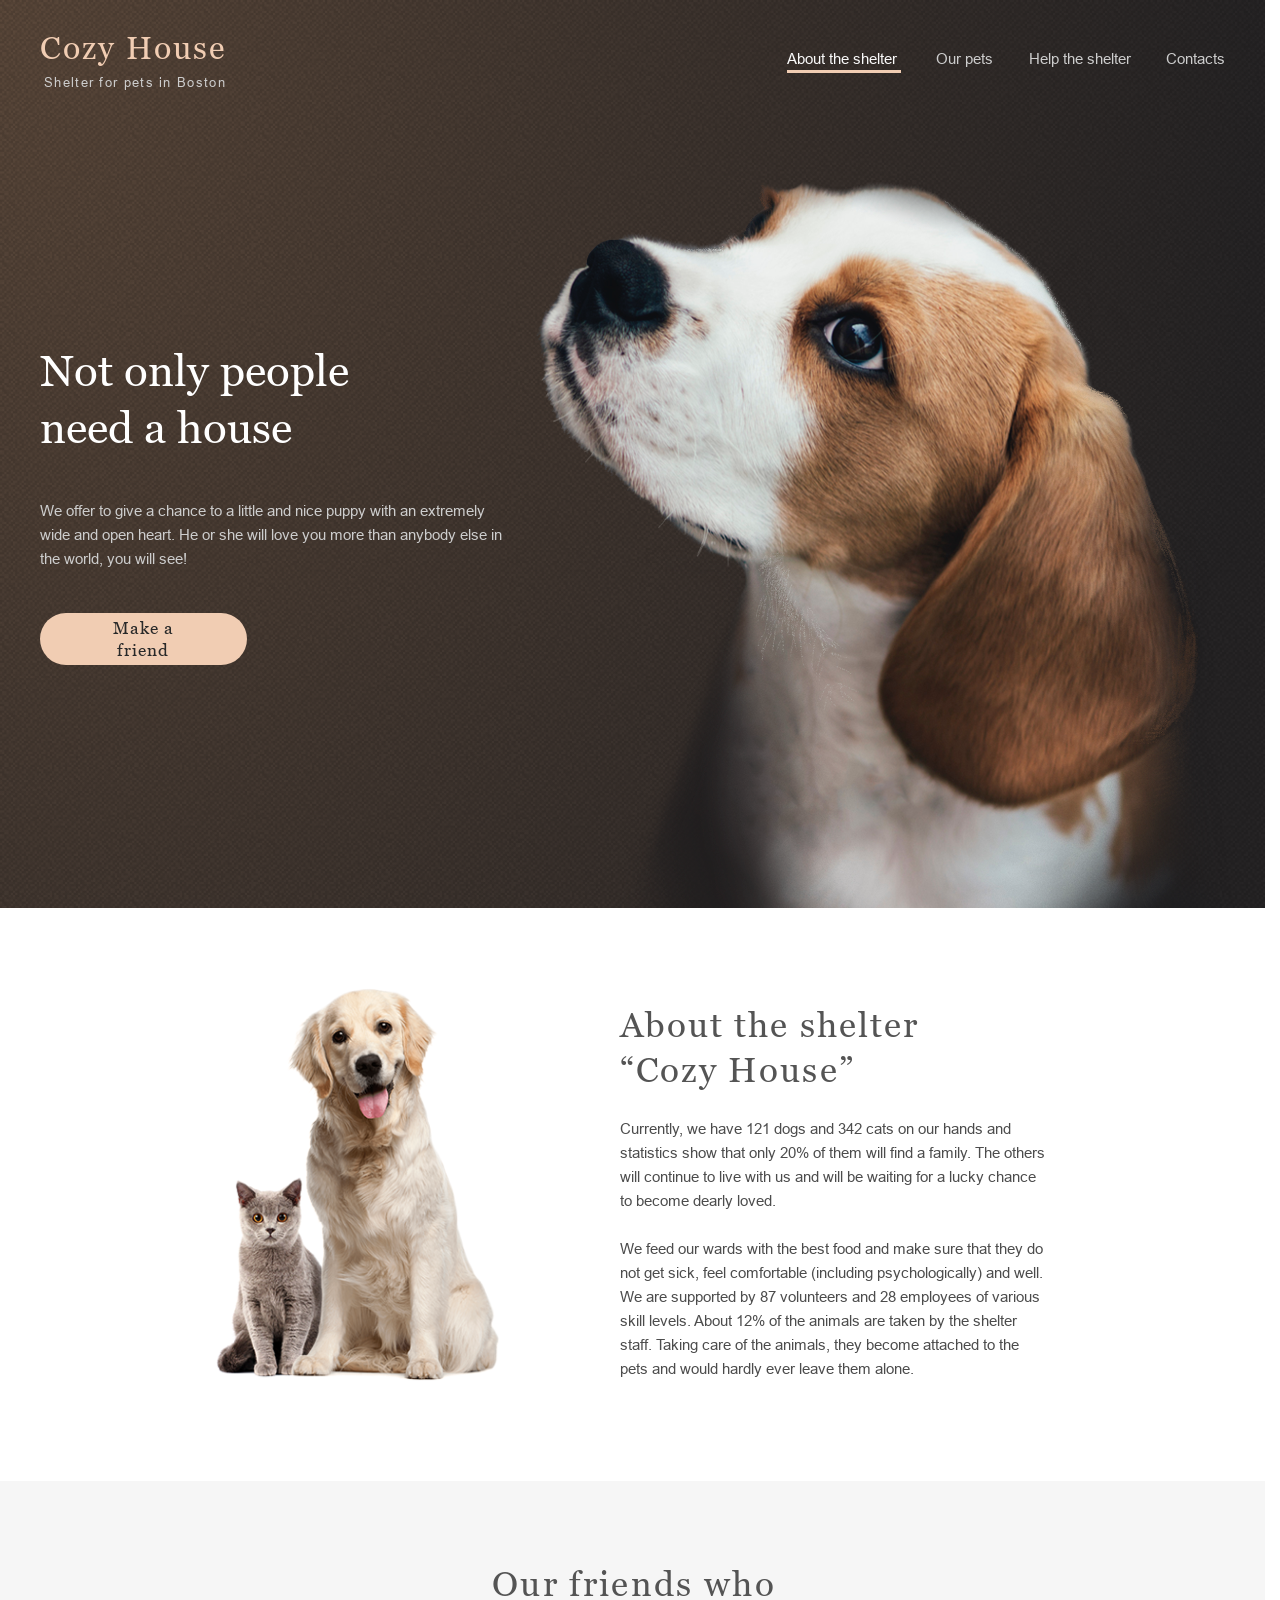
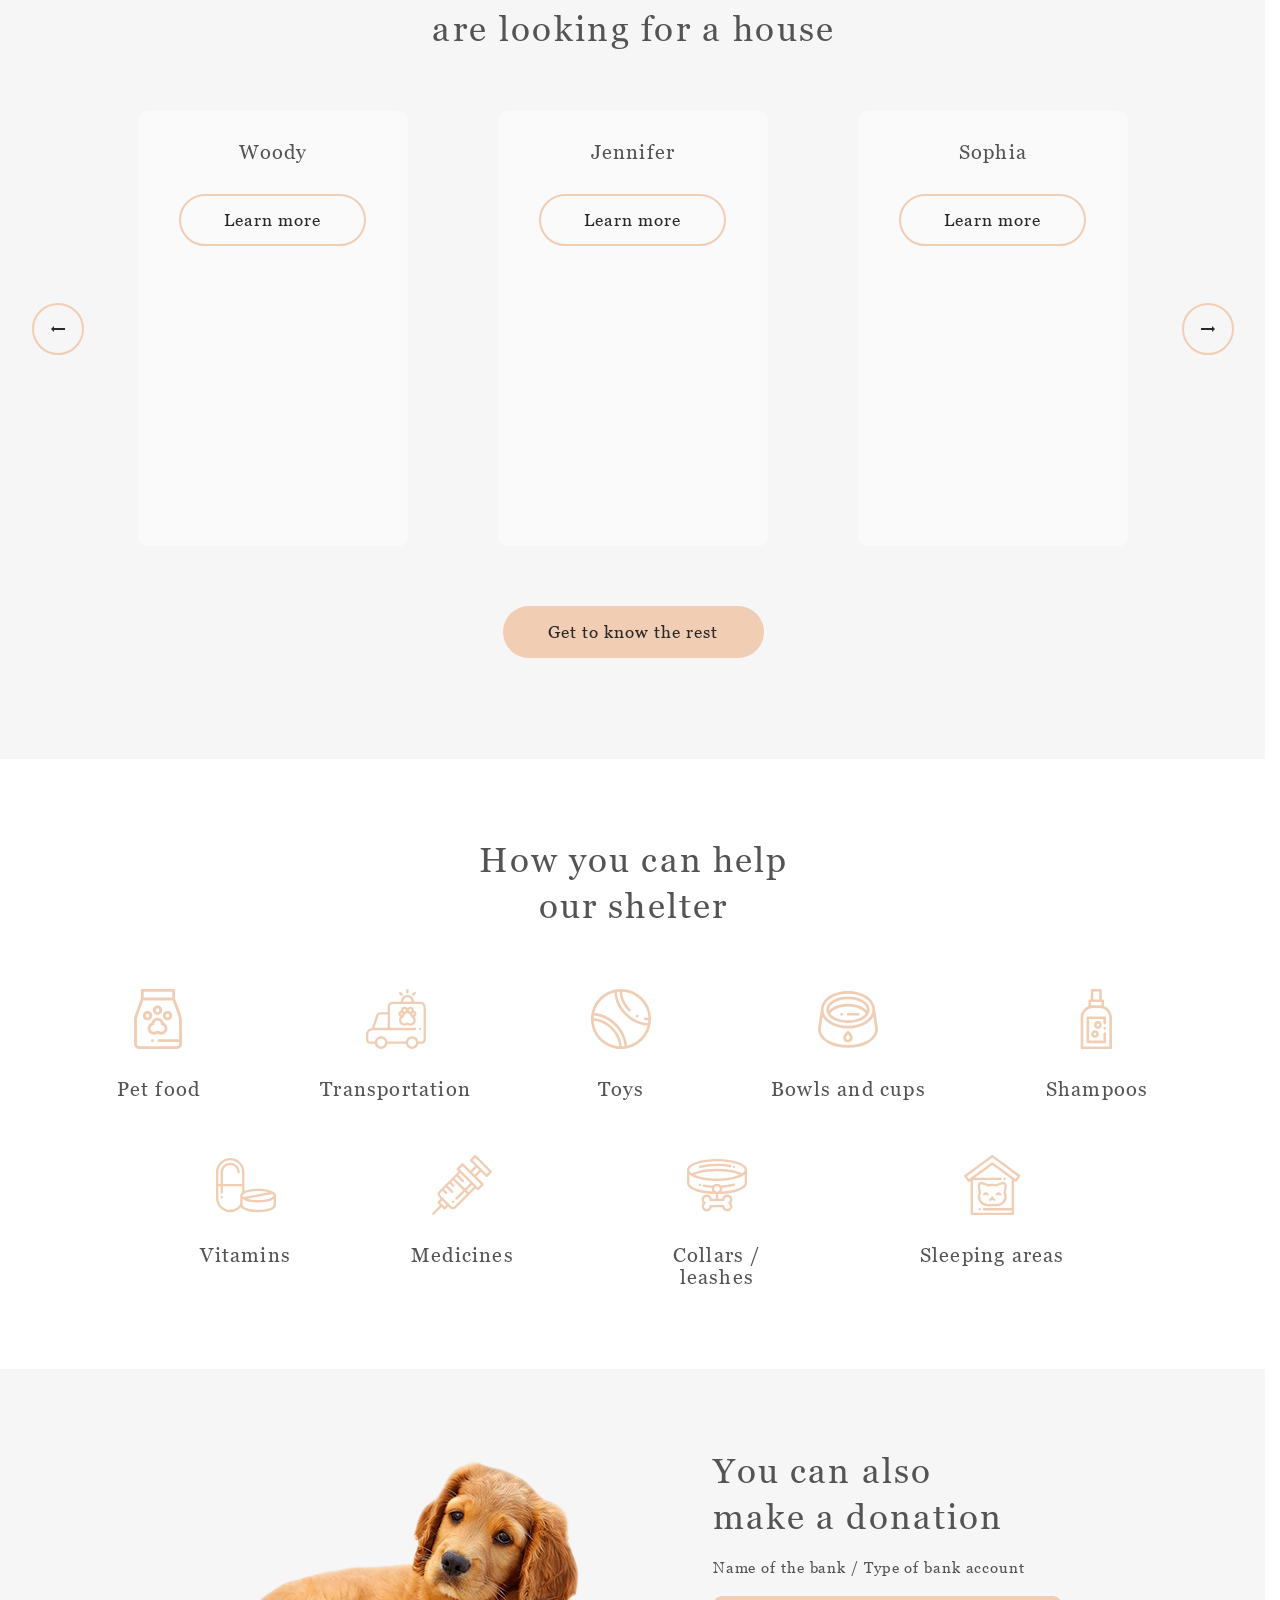
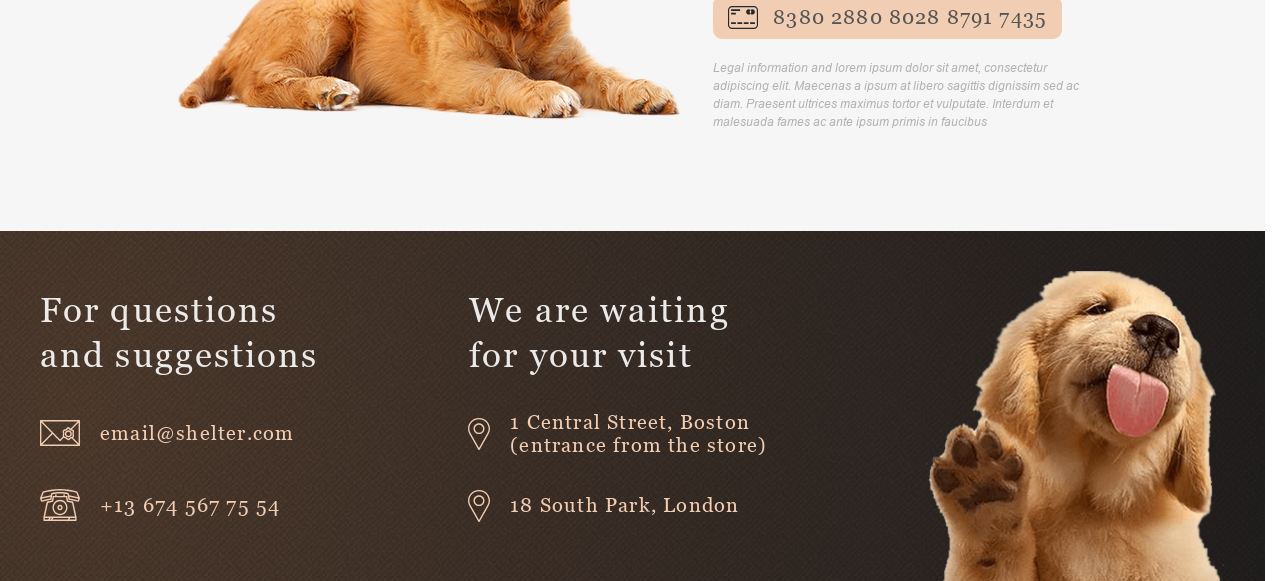
<file: index.html>
<!DOCTYPE html>
<html lang="en">

<head>
    <meta charset="UTF-8">
    <meta name="viewport" content="width=device-width, initial-scale=1.0">

    <title>Shelter</title>
    <link href="assets/fonts/fonts.css" rel="stylesheet">
    <link rel="stylesheet" href="css/style.css" class="stylesheet">
    <link rel="stylesheet" href="css/adaptive.css" class="stylesheet">
    <link rel="icon" href="assets/images/favicon.png">
</head>

<body>
    <div class="container">
        <div class="home">
            <header class="header">
                <div class="header__content">
                    <nav class="menu">
                        <div class="logo">
                            <a href="#" class="logo__link">
                                <h1 class="logo__title">Cozy House</h1>
                                <h4 class="logo__subtitle">Shelter for pets in Boston</h4>
                            </a>
                        </div>
                        <ul class="menu__list">
                            <li class="menu__item menu__item--border menu__item-link">About the shelter</li>
                            <li class="menu__item"><a href="./pets.html" class="menu__item-link">Our pets</a></li>
                            <li class="menu__item"><a href="#help" class="menu__item-link">Help the shelter</a></li>
                            <li class="menu__item"><a href="#footer" class="menu__item-link">Contacts</a></li>
                        </ul>
                        <span class="burger">
                            <span class="burger__line"></span>
                        </span>
                    </nav>
                </div>
            </header>
            <section class="not-only">
                <div class="not-only__container">
                    <div class="not-only__content">
                        <h2 class="not-only__title">Not only people need a house</h2>
                        <p class="not-only__text">We offer to give a chance to a little and nice puppy with an
                            extremely
                            wide and open
                            heart.
                            He
                            or she
                            will
                            love you more than anybody else in the world, you will see!</p>
                        <button onclick="location.href='#pets'" class="not-only__btn btn__text">
                            Make a friend
                        </button>
                    </div>
                    <img src="assets/images/overlay/start-screen-puppy.png" alt="puppy" class="start-puppy">
                </div>
            </section>
        </div>
        <main>
            <section class="about">
                <div class="about__content">
                    <img src="assets/images/overlay/about-pets.png" alt="pets" class="about__pets">
                    <div class="about__text">
                        <h2 class="about__title">About the shelter “Cozy House”</h2>
                        <p class="about__subtitle">Currently, we have 121 dogs and 342 cats on our hands and statistics
                            show
                            that
                            only 20% of
                            them
                            will find
                            a family. The others will continue to live with us and will be waiting for a lucky chance to
                            become
                            dearly loved.</p>
                        <p class="about__subtitle2">We feed our wards with the best food and make sure that they do not
                            get
                            sick,
                            feel
                            comfortable
                            (including psychologically) and well. We are supported by 87 volunteers and 28 employees of
                            various
                            skill levels. About 12% of the animals are taken by the shelter staff. Taking care of the
                            animals,
                            they
                            become attached to the pets and would hardly ever leave them alone.</p>
                    </div>
                </div>
            </section>
            <section class="pets" id="pets">
                <h2 class="pets__title">Our friends who <br>are looking for a house</h2>
                <div class="slider__container">
                    <button class="slider__btn slider__btn--left">
                        <img src="assets/images/icons/ui/arrow-left.png" alt="left arrow">
                    </button>
                    <div class="slider__wrapper">
                        <div class="pets__slider" id="slider">
                            <ul class="left__cards">

                            </ul>
                            <ul id="active__cards" class="active__cards">

                            </ul>
                            <ul class="right__cards">

                            </ul>
                        </div>
                    </div>
                    <button class="slider__btn slider__btn--right">
                        <img src="assets/images/icons/ui/arrow-right.png" alt="right arrow">
                    </button>
                </div>
                <button onclick="location.href='./pets.html'" class="pets__btn pets__btn-text">
                    Get to know the rest</button>
            </section>
            <section class="help" id="help">
                <h2 class="help__title">How you can help <br>our shelter</h2>
                <ul class="help__list">
                    <li class="help__list-item">
                        <a href="#!" class="help__list-link">
                            <svg class="help__list-icon" width="60.000000" height="60.000000" viewBox="0 0 60 60"
                                fill="none" xmlns="http://www.w3.org/2000/svg"
                                xmlns:xlink="http://www.w3.org/1999/xlink">
                                <g clip-path="url(#clip151_165)">
                                    <path class="help__icon"
                                        d="M52.89 25.49L47.14 9.74L47.14 1.42C47.14 0.63 46.5 0 45.71 0L14.28 0C13.49 0 12.85 0.63 12.85 1.42L12.85 9.74L7.1 25.49C6.41 27.36 6.07 29.33 6.07 31.32L6.07 55.07C6.07 57.79 8.28 60 10.99 60L49 60C51.71 60 53.92 57.79 53.92 55.07L53.92 31.32C53.92 29.32 53.58 27.36 52.89 25.49ZM15.71 2.85L44.28 2.85L44.28 8.57L15.71 8.57L15.71 2.85ZM51.07 50.13L30.9 50.13C30.11 50.13 29.47 50.77 29.47 51.56C29.47 52.34 30.11 52.98 30.9 52.98L51.07 52.98L51.07 55.07C51.07 56.21 50.14 57.14 49 57.14L10.99 57.14C9.85 57.14 8.92 56.21 8.92 55.07L8.92 31.32C8.92 29.66 9.21 28.03 9.78 26.47L15.28 11.42L44.71 11.42L50.21 26.47C50.78 28.03 51.07 29.66 51.07 31.32L51.07 50.13ZM29.55 25.77C32.11 25.77 34.19 23.69 34.19 21.13C34.19 18.57 32.11 16.48 29.55 16.48C26.99 16.48 24.9 18.57 24.9 21.13C24.9 23.69 26.99 25.77 29.55 25.77ZM29.55 19.34C30.53 19.34 31.33 20.14 31.33 21.13C31.33 22.11 30.53 22.91 29.55 22.91C28.56 22.91 27.76 22.11 27.76 21.13C27.76 20.14 28.56 19.34 29.55 19.34ZM39.55 22.01C36.99 22.01 34.9 24.09 34.9 26.65C34.9 29.21 36.99 31.29 39.55 31.29C42.11 31.29 44.19 29.21 44.19 26.65C44.19 24.09 42.11 22.01 39.55 22.01ZM19.55 22.01C22.11 22.01 24.19 24.09 24.19 26.65C24.19 29.21 22.11 31.29 19.55 31.29C16.99 31.29 14.9 29.21 14.9 26.65C14.9 24.09 16.99 22.01 19.55 22.01ZM39.55 28.44C38.56 28.44 37.76 27.64 37.76 26.65C37.76 25.67 38.56 24.87 39.55 24.87C40.53 24.87 41.33 25.67 41.33 26.65C41.33 27.64 40.53 28.44 39.55 28.44ZM17.76 26.65C17.76 27.64 18.56 28.44 19.55 28.44C20.53 28.44 21.33 27.64 21.33 26.65C21.33 25.67 20.53 24.87 19.55 24.87C18.56 24.87 17.76 25.67 17.76 26.65ZM29.55 28.63C32.6 28.63 35.15 30.87 35.61 33.8C38.03 34.79 39.61 37.27 39.41 39.96C39.18 42.96 36.75 45.39 33.75 45.61C33.59 45.62 33.44 45.63 33.28 45.63C32.29 45.63 31.3 45.39 30.42 44.92C29.86 44.63 29.23 44.63 28.67 44.92C27.65 45.46 26.5 45.7 25.34 45.61C22.35 45.39 19.91 42.96 19.68 39.96C19.48 37.27 21.06 34.79 23.48 33.8C23.95 30.87 26.49 28.63 29.55 28.63ZM33.54 42.76C35.14 42.64 36.44 41.35 36.56 39.74C36.68 38.1 35.57 36.61 33.96 36.27C33.64 36.2 33.35 36.02 33.14 35.76C32.93 35.5 32.82 35.18 32.83 34.84L32.83 34.76C32.83 32.96 31.36 31.48 29.55 31.48C27.73 31.48 26.26 32.96 26.26 34.77L26.26 34.84C26.27 35.17 26.16 35.5 25.95 35.76C25.75 36.02 25.45 36.2 25.13 36.27C23.52 36.61 22.41 38.1 22.53 39.74C22.66 41.35 23.95 42.64 25.56 42.76C26.18 42.81 26.79 42.68 27.34 42.39C28.02 42.03 28.78 41.85 29.55 41.85C30.32 41.85 31.07 42.03 31.75 42.39C32.3 42.68 32.91 42.81 33.54 42.76ZM24.34 50.13L24.69 50.13C25.48 50.13 26.12 50.77 26.12 51.56C26.12 52.34 25.48 52.98 24.69 52.98L24.34 52.98C23.55 52.98 22.91 52.34 22.91 51.56C22.91 50.77 23.55 50.13 24.34 50.13Z"
                                        fill="#F1CDB3" fill-opacity="1.000000" fill-rule="evenodd" />
                                </g>
                            </svg>
                            <p class="help__list-text">Pet food</p>
                        </a>
                    </li>
                    <li class="help__list-item">
                        <a href="#!" class="help__list-link">
                            <svg class="help__list-icon" width="60.023499" height="60.000000" viewBox="0 0 60.0235 60"
                                fill="none" xmlns="http://www.w3.org/2000/svg"
                                xmlns:xlink="http://www.w3.org/1999/xlink">
                                <path class="help__icon"
                                    d="M40.24 1.17C40.24 0.52 40.76 0 41.41 0C42.06 0 42.58 0.52 42.58 1.17L42.58 3.13C42.58 3.78 42.06 4.3 41.41 4.3C40.76 4.3 40.24 3.78 40.24 3.13L40.24 1.17ZM47.98 3.27C48.49 2.87 49.23 2.96 49.63 3.47C50.03 3.97 49.94 4.71 49.43 5.11L47.8 6.39C47.59 6.56 47.34 6.65 47.07 6.65C46.9 6.65 46.72 6.61 46.56 6.53C46.4 6.45 46.26 6.34 46.15 6.2C45.75 5.69 45.84 4.95 46.35 4.55L47.98 3.27ZM36.47 4.55L34.84 3.27C34.72 3.17 34.58 3.1 34.43 3.06C34.28 3.02 34.13 3.01 33.98 3.03C33.82 3.04 33.67 3.09 33.54 3.17C33.41 3.24 33.29 3.34 33.19 3.47C32.79 3.97 32.88 4.71 33.39 5.11L35.03 6.39C35.23 6.56 35.49 6.65 35.75 6.65C35.93 6.65 36.1 6.61 36.26 6.53C36.42 6.45 36.56 6.34 36.67 6.2C37.07 5.69 36.98 4.95 36.47 4.55ZM55.02 12.71L48 12.71L48 12.5C48 8.87 45.04 5.92 41.41 5.92C37.78 5.92 34.82 8.87 34.82 12.5L34.82 12.71L26.58 12.71C23.86 12.71 21.65 14.92 21.65 17.63L21.65 23.2L14.26 23.2C12.5 23.2 10.94 24.25 10.27 25.88C10.26 25.91 10.26 25.93 10.25 25.96L5.99 38.86C5.95 38.89 5.9 38.91 5.84 38.94C5.59 39.07 5.14 39.25 4.35 39.44C3.11 39.75 2 40.46 1.21 41.46C0.42 42.47 -0.01 43.72 0 45L0 51.09C0 53.14 1.66 54.8 3.7 54.8L8.92 54.8C9.47 57.75 12.07 60 15.18 60C18.29 60 20.89 57.75 21.44 54.8L39.87 54.8C40.42 57.75 43.01 60 46.13 60C49.24 60 51.83 57.75 52.38 54.8L55.7 54.8C58.24 54.8 59.95 53.09 59.95 50.55L59.95 20.08C59.95 13.42 56.5 12.71 55.02 12.71ZM37.17 12.5C37.17 10.16 39.07 8.26 41.41 8.26C43.75 8.26 45.66 10.16 45.66 12.5L45.66 12.71L37.17 12.71L37.17 12.5ZM55.7 52.45L52.39 52.45C52.38 52.43 52.38 52.41 52.37 52.39C52.35 52.25 52.31 52.12 52.28 51.98C52.26 51.92 52.25 51.86 52.23 51.8C52.22 51.77 52.21 51.73 52.19 51.69C52.17 51.63 52.15 51.57 52.13 51.51C52.12 51.48 52.11 51.45 52.1 51.41C52.07 51.34 52.04 51.27 52.02 51.21C52.01 51.18 52 51.16 51.99 51.14C51.95 51.05 51.91 50.96 51.87 50.87C51.86 50.86 51.86 50.85 51.85 50.84C51.81 50.76 51.77 50.68 51.73 50.61C51.72 50.58 51.7 50.56 51.69 50.53C51.66 50.47 51.62 50.41 51.59 50.36C51.57 50.32 51.55 50.29 51.53 50.26C51.48 50.18 51.42 50.1 51.37 50.02C51.31 49.93 51.25 49.86 51.2 49.78C51.16 49.73 51.12 49.68 51.08 49.63C51.06 49.61 51.04 49.58 51.01 49.55C50.97 49.5 50.93 49.45 50.89 49.4C50.87 49.38 50.84 49.35 50.82 49.33C50.77 49.27 50.71 49.21 50.66 49.16C50.65 49.15 50.63 49.13 50.62 49.12C50.55 49.05 50.48 48.98 50.41 48.92C50.4 48.9 50.38 48.89 50.36 48.88C50.31 48.83 50.25 48.78 50.19 48.73C50.17 48.71 50.14 48.69 50.11 48.67C50.06 48.63 50.01 48.59 49.96 48.55C49.93 48.53 49.9 48.5 49.87 48.48C49.75 48.39 49.62 48.3 49.48 48.22C49.45 48.2 49.42 48.18 49.38 48.16C49.33 48.12 49.28 48.09 49.23 48.06C49.19 48.05 49.16 48.03 49.13 48.01C49.07 47.98 49.01 47.95 48.95 47.92C48.92 47.91 48.9 47.89 48.87 47.88C48.79 47.84 48.71 47.81 48.63 47.77C48.62 47.77 48.61 47.76 48.6 47.76C48.51 47.72 48.42 47.68 48.32 47.65C48.3 47.64 48.27 47.63 48.24 47.62C48.18 47.6 48.11 47.57 48.04 47.55C48.01 47.54 47.97 47.53 47.94 47.52C47.88 47.5 47.82 47.49 47.76 47.47C47.72 47.46 47.68 47.45 47.64 47.44C47.54 47.42 47.44 47.39 47.34 47.37C47.29 47.36 47.23 47.35 47.17 47.34C47.13 47.34 47.09 47.33 47.04 47.32C46.98 47.31 46.92 47.31 46.86 47.3C46.82 47.3 46.78 47.29 46.74 47.29C46.67 47.28 46.6 47.28 46.54 47.27C46.5 47.27 46.47 47.27 46.44 47.26C46.33 47.26 46.23 47.26 46.12 47.26C46.02 47.26 45.92 47.26 45.81 47.26C45.78 47.27 45.75 47.27 45.71 47.27C45.65 47.28 45.58 47.28 45.51 47.29C45.47 47.29 45.43 47.3 45.39 47.3C45.33 47.31 45.27 47.31 45.21 47.32C45.16 47.33 45.12 47.34 45.08 47.34C44.98 47.36 44.88 47.38 44.78 47.4C44.73 47.41 44.67 47.43 44.61 47.44C44.57 47.45 44.53 47.46 44.49 47.47C44.43 47.49 44.37 47.5 44.31 47.52C44.28 47.53 44.24 47.54 44.21 47.55C44.14 47.57 44.07 47.6 44.01 47.62C43.98 47.63 43.95 47.64 43.93 47.65C43.83 47.68 43.74 47.72 43.65 47.76C43.64 47.76 43.62 47.77 43.61 47.78C43.53 47.81 43.46 47.84 43.38 47.88C43.35 47.89 43.32 47.91 43.29 47.92C43.24 47.95 43.18 47.98 43.12 48.01C43.09 48.03 43.06 48.05 43.02 48.07C42.97 48.1 42.92 48.12 42.87 48.15C42.75 48.23 42.63 48.3 42.52 48.38C42.47 48.41 42.43 48.44 42.38 48.48C42.35 48.5 42.32 48.53 42.28 48.55C42.24 48.59 42.19 48.62 42.14 48.66C42.11 48.68 42.08 48.71 42.06 48.73C42 48.77 41.95 48.82 41.9 48.87C41.88 48.89 41.86 48.9 41.84 48.92C41.77 48.98 41.7 49.05 41.63 49.12C41.61 49.14 41.6 49.15 41.58 49.17C41.53 49.22 41.48 49.27 41.43 49.33C41.4 49.35 41.38 49.38 41.36 49.41C41.32 49.45 41.28 49.5 41.24 49.55C41.21 49.58 41.19 49.61 41.16 49.64C41.13 49.68 41.09 49.73 41.06 49.77C40.97 49.88 40.89 50 40.82 50.11C40.78 50.16 40.75 50.21 40.72 50.26C40.7 50.29 40.68 50.32 40.66 50.36C40.63 50.41 40.6 50.46 40.57 50.52C40.55 50.55 40.53 50.58 40.52 50.61C40.48 50.68 40.44 50.75 40.41 50.82C40.4 50.83 40.39 50.85 40.38 50.87C40.34 50.96 40.3 51.05 40.26 51.14C40.25 51.17 40.24 51.19 40.23 51.22C40.2 51.28 40.18 51.35 40.15 51.41C40.14 51.45 40.13 51.48 40.12 51.52C40.09 51.58 40.08 51.63 40.06 51.69C40.04 51.73 40.03 51.77 40.02 51.81C39.99 51.91 39.97 52 39.94 52.1C39.93 52.16 39.91 52.21 39.9 52.27C39.89 52.31 39.88 52.35 39.88 52.4C39.87 52.41 39.87 52.43 39.86 52.45L21.44 52.45C21.44 52.43 21.43 52.41 21.43 52.39C21.42 52.35 21.41 52.31 21.4 52.27C21.37 52.12 21.33 51.96 21.28 51.81C21.27 51.77 21.26 51.73 21.25 51.69C21.23 51.63 21.21 51.58 21.19 51.52C21.18 51.48 21.17 51.45 21.15 51.41C21.13 51.35 21.1 51.28 21.08 51.22C21.07 51.19 21.06 51.16 21.04 51.14C21.01 51.05 20.97 50.96 20.92 50.87C20.92 50.85 20.91 50.84 20.9 50.82C20.86 50.75 20.83 50.68 20.79 50.61C20.77 50.58 20.76 50.55 20.74 50.52C20.71 50.47 20.68 50.41 20.65 50.36C20.63 50.32 20.6 50.29 20.58 50.26C20.55 50.21 20.52 50.16 20.49 50.11C20.41 50 20.33 49.88 20.25 49.77C20.21 49.73 20.18 49.68 20.14 49.64C20.12 49.61 20.09 49.58 20.07 49.55C20.03 49.5 19.99 49.46 19.95 49.41C19.93 49.38 19.9 49.35 19.88 49.33C19.83 49.28 19.78 49.22 19.73 49.17C19.71 49.15 19.69 49.14 19.68 49.12C19.61 49.05 19.54 48.98 19.47 48.92C19.45 48.9 19.43 48.88 19.41 48.87C19.36 48.82 19.3 48.77 19.25 48.73C19.22 48.71 19.19 48.68 19.16 48.66C19.12 48.62 19.07 48.59 19.02 48.55C18.99 48.53 18.96 48.5 18.93 48.48C18.88 48.44 18.83 48.41 18.79 48.38C18.71 48.32 18.62 48.27 18.54 48.22C18.51 48.2 18.47 48.18 18.44 48.15C18.39 48.12 18.34 48.1 18.29 48.07C18.25 48.05 18.22 48.03 18.18 48.01C18.13 47.98 18.07 47.95 18.01 47.92C17.98 47.91 17.95 47.89 17.92 47.88C17.85 47.84 17.78 47.81 17.7 47.78C17.69 47.77 17.67 47.76 17.65 47.76C17.56 47.72 17.47 47.68 17.38 47.65C17.35 47.64 17.32 47.63 17.3 47.62C17.23 47.6 17.17 47.57 17.1 47.55C17.07 47.54 17.03 47.53 16.99 47.52C16.93 47.5 16.87 47.49 16.81 47.47C16.78 47.46 16.74 47.45 16.7 47.44C16.54 47.4 16.38 47.37 16.22 47.34C16.18 47.34 16.14 47.33 16.1 47.32C16.04 47.32 15.98 47.31 15.92 47.3C15.88 47.3 15.84 47.29 15.8 47.29C15.73 47.28 15.66 47.28 15.59 47.27C15.56 47.27 15.52 47.27 15.49 47.26C15.39 47.26 15.28 47.26 15.18 47.26C15.08 47.26 14.97 47.26 14.87 47.26C14.84 47.27 14.8 47.27 14.77 47.27C14.7 47.28 14.63 47.28 14.56 47.29C14.53 47.29 14.49 47.3 14.45 47.3C14.38 47.31 14.32 47.32 14.26 47.32C14.22 47.33 14.18 47.34 14.14 47.34C14.04 47.36 13.94 47.38 13.84 47.4C13.78 47.41 13.72 47.43 13.67 47.44C13.63 47.45 13.59 47.46 13.55 47.47C13.49 47.49 13.43 47.5 13.37 47.52C13.33 47.53 13.3 47.54 13.26 47.55C13.2 47.57 13.13 47.6 13.07 47.62C13.04 47.63 13.01 47.64 12.98 47.65C12.89 47.68 12.8 47.72 12.71 47.76C12.69 47.76 12.67 47.77 12.66 47.78C12.58 47.81 12.51 47.84 12.44 47.88C12.41 47.89 12.38 47.91 12.34 47.93C12.29 47.95 12.24 47.98 12.18 48.01C12.15 48.03 12.11 48.05 12.08 48.07C12.03 48.1 11.98 48.12 11.93 48.15C11.84 48.2 11.76 48.26 11.68 48.31C11.64 48.33 11.61 48.36 11.58 48.38C11.53 48.41 11.48 48.44 11.44 48.48C11.41 48.5 11.37 48.53 11.34 48.55C11.29 48.59 11.25 48.62 11.2 48.66C11.17 48.68 11.14 48.71 11.11 48.73C11.06 48.77 11.01 48.82 10.96 48.86C10.94 48.88 10.92 48.9 10.89 48.92C10.82 48.98 10.75 49.05 10.69 49.12C10.67 49.14 10.65 49.16 10.63 49.18C10.58 49.23 10.53 49.28 10.49 49.33C10.46 49.36 10.44 49.38 10.41 49.41C10.37 49.46 10.33 49.5 10.3 49.54C10.27 49.58 10.24 49.61 10.22 49.64C10.18 49.68 10.15 49.73 10.12 49.77C10.06 49.85 10 49.93 9.94 50.01C9.92 50.04 9.9 50.08 9.87 50.11C9.84 50.16 9.81 50.21 9.78 50.25C9.76 50.29 9.74 50.32 9.72 50.36C9.69 50.41 9.66 50.46 9.63 50.51C9.61 50.55 9.59 50.58 9.57 50.61C9.54 50.68 9.5 50.74 9.47 50.8C9.46 50.83 9.45 50.85 9.44 50.87C9.4 50.96 9.36 51.05 9.32 51.14C9.31 51.17 9.29 51.2 9.28 51.23C9.26 51.29 9.23 51.35 9.21 51.41C9.2 51.45 9.18 51.49 9.17 51.52C9.15 51.58 9.13 51.63 9.11 51.69C9.1 51.73 9.09 51.77 9.08 51.81C9.06 51.87 9.04 51.92 9.03 51.98C9 52.07 8.98 52.17 8.96 52.27C8.95 52.31 8.94 52.35 8.93 52.4C8.93 52.41 8.92 52.43 8.92 52.45L3.7 52.45C2.95 52.45 2.34 51.84 2.34 51.09L2.34 45C2.34 44.24 2.59 43.51 3.06 42.91C3.52 42.32 4.18 41.9 4.91 41.72C5.58 41.56 6.15 41.37 6.62 41.17L49.18 41.17C49.83 41.17 50.35 40.64 50.35 39.99C50.35 39.35 49.83 38.82 49.18 38.82L23.99 38.82L23.99 17.63C23.99 16.21 25.15 15.05 26.58 15.05L55.02 15.05C57.27 15.05 57.6 18.2 57.6 20.08L57.6 50.55C57.6 52.21 56.41 52.45 55.7 52.45ZM47.93 21.66C49.38 21.98 50.46 23.27 50.46 24.81C50.46 26.11 49.68 27.24 48.57 27.75C49.35 28.72 49.81 29.94 49.81 31.24C49.81 34.3 47.32 36.79 44.26 36.79C43.26 36.79 42.27 36.52 41.41 36C40.56 36.51 39.57 36.79 38.56 36.79C35.5 36.79 33.01 34.3 33.01 31.24C33.01 29.94 33.47 28.72 34.25 27.75C33.14 27.24 32.37 26.11 32.37 24.81C32.37 23.27 33.45 21.98 34.89 21.66C34.88 21.57 34.88 21.49 34.87 21.4C34.86 20.44 35.22 19.54 35.9 18.84C36.58 18.15 37.53 17.75 38.5 17.75C39.69 17.75 40.75 18.33 41.41 19.22C42.08 18.33 43.13 17.75 44.32 17.75C45.31 17.75 46.26 18.15 46.95 18.86C47.62 19.55 47.98 20.46 47.95 21.41C47.95 21.49 47.94 21.58 47.93 21.66ZM38 20.2C37.83 20.26 37.69 20.36 37.57 20.49C37.34 20.72 37.21 21.03 37.22 21.36C37.23 22.07 37.82 22.65 38.52 22.66C38.69 22.67 38.85 22.63 39 22.57C39.04 22.55 39.08 22.53 39.12 22.52C39.22 22.46 39.31 22.39 39.4 22.31C39.52 22.19 39.62 22.04 39.69 21.88C39.75 21.72 39.79 21.55 39.79 21.38C39.78 20.67 39.21 20.09 38.5 20.09C38.33 20.09 38.16 20.13 38 20.2ZM45.27 20.49C45.02 20.24 44.68 20.09 44.32 20.09C43.62 20.09 43.04 20.67 43.04 21.38C43.04 21.73 43.17 22.06 43.42 22.3C43.5 22.39 43.6 22.46 43.71 22.52C43.73 22.53 43.75 22.54 43.77 22.55C43.94 22.62 44.12 22.66 44.31 22.66C45 22.66 45.59 22.06 45.61 21.35C45.62 21.03 45.49 20.73 45.27 20.49ZM35.6 23.92C35.11 23.92 34.71 24.32 34.71 24.81C34.71 25.3 35.11 25.7 35.6 25.7C35.92 25.7 36.2 25.53 36.36 25.28C36.38 25.22 36.41 25.16 36.44 25.1C36.47 25.01 36.49 24.91 36.49 24.81C36.49 24.32 36.09 23.92 35.6 23.92ZM46.47 25.28C46.62 25.53 46.9 25.7 47.22 25.7C47.71 25.7 48.11 25.3 48.11 24.81C48.11 24.32 47.71 23.92 47.22 23.92C46.73 23.92 46.33 24.32 46.33 24.81C46.33 24.91 46.35 25 46.38 25.1C46.41 25.16 46.44 25.22 46.47 25.28ZM42.17 33.67C42.76 34.17 43.5 34.44 44.26 34.44C46.03 34.44 47.47 33.01 47.47 31.24C47.47 29.9 46.62 28.69 45.36 28.23C45.16 28.15 44.98 28.02 44.84 27.84C44.71 27.67 44.62 27.46 44.6 27.24C44.57 26.92 44.49 26.61 44.36 26.31C44.32 26.23 44.28 26.15 44.24 26.07C43.93 25.48 43.45 25 42.85 24.71C42.8 24.68 42.75 24.66 42.7 24.64C42.31 24.46 41.87 24.37 41.41 24.37C40.97 24.37 40.53 24.46 40.12 24.64C40.07 24.66 40.02 24.69 39.97 24.71C39.38 25.01 38.89 25.48 38.58 26.07C38.54 26.15 38.5 26.23 38.46 26.31C38.34 26.61 38.25 26.92 38.22 27.24C38.2 27.46 38.12 27.67 37.98 27.84C37.85 28.02 37.67 28.15 37.46 28.23C36.2 28.69 35.36 29.9 35.36 31.24C35.36 33.01 36.8 34.44 38.56 34.44C39.33 34.44 40.07 34.17 40.65 33.67C40.86 33.49 41.13 33.39 41.41 33.39C41.69 33.39 41.96 33.49 42.17 33.67ZM12.46 26.73C12.61 26.38 12.86 26.08 13.18 25.86C13.5 25.65 13.88 25.54 14.26 25.54L21.65 25.54L21.65 38.82L8.47 38.82L12.46 26.73ZM55.04 39.77C55.02 39.7 55 39.62 54.97 39.55C54.94 39.48 54.91 39.41 54.86 39.35C54.82 39.28 54.77 39.23 54.72 39.17C54.66 39.12 54.6 39.07 54.54 39.03C54.41 38.94 54.27 38.88 54.12 38.85C53.97 38.82 53.81 38.82 53.66 38.85C53.59 38.87 53.51 38.89 53.44 38.92C53.37 38.95 53.3 38.98 53.24 39.03C53.17 39.07 53.11 39.12 53.06 39.17C53.01 39.22 52.96 39.28 52.91 39.35C52.87 39.41 52.84 39.48 52.81 39.55C52.78 39.62 52.76 39.7 52.74 39.77C52.73 39.85 52.72 39.92 52.72 40C52.72 40.08 52.73 40.15 52.74 40.23C52.76 40.3 52.78 40.38 52.81 40.45C52.84 40.52 52.87 40.59 52.92 40.65C52.96 40.71 53.01 40.77 53.06 40.83C53.11 40.88 53.17 40.93 53.24 40.97C53.3 41.02 53.37 41.05 53.44 41.08C53.51 41.11 53.59 41.13 53.66 41.15C53.74 41.16 53.81 41.17 53.89 41.17C53.97 41.17 54.04 41.16 54.12 41.15C54.19 41.13 54.27 41.11 54.34 41.08C54.41 41.05 54.48 41.02 54.54 40.97C54.6 40.93 54.66 40.88 54.72 40.83C54.77 40.77 54.82 40.71 54.86 40.65C54.91 40.59 54.94 40.52 54.97 40.45C55 40.38 55.02 40.3 55.04 40.23C55.05 40.15 55.06 40.08 55.06 40C55.06 39.92 55.05 39.85 55.04 39.77ZM15.18 57.65C12.96 57.65 11.16 55.85 11.16 53.63C11.16 53.6 11.16 53.57 11.16 53.54C11.16 53.5 11.16 53.46 11.16 53.42C11.16 53.41 11.16 53.41 11.16 53.4C11.28 51.28 13.04 49.6 15.18 49.6C17.12 49.6 18.74 50.98 19.12 52.81L19.13 52.82C19.14 52.88 19.15 52.94 19.16 53L19.16 53.01C19.17 53.06 19.17 53.11 19.18 53.15C19.18 53.17 19.18 53.19 19.19 53.21C19.19 53.25 19.19 53.29 19.19 53.32C19.2 53.36 19.2 53.39 19.2 53.42C19.2 53.45 19.2 53.48 19.2 53.52C19.21 53.55 19.21 53.59 19.21 53.63C19.21 55.85 17.4 57.65 15.18 57.65ZM46.13 57.65C43.91 57.65 42.1 55.85 42.1 53.63C42.1 53.57 42.1 53.52 42.1 53.47C42.1 53.45 42.1 53.44 42.1 53.42C42.11 53.38 42.11 53.34 42.11 53.3C42.12 53.27 42.12 53.24 42.12 53.21C42.12 53.2 42.12 53.19 42.13 53.18C42.14 53.06 42.16 52.93 42.18 52.82C42.18 52.81 42.18 52.81 42.18 52.8C42.56 50.98 44.19 49.6 46.13 49.6C46.68 49.6 47.21 49.71 47.69 49.92C49.13 50.53 50.15 51.96 50.15 53.63C50.15 55.85 48.34 57.65 46.13 57.65Z"
                                    fill="#F1CDB3" fill-opacity="1.000000" fill-rule="evenodd" />
                            </svg>
                            <p class="help__list-text">Transportation</p>
                        </a>
                    </li>
                    <li class="help__list-item">
                        <a href="#!" class="help__list-link">
                            <svg class="help__list-icon" width="60.000000" height="60.000000" viewBox="0 0 60 60"
                                fill="none" xmlns="http://www.w3.org/2000/svg"
                                xmlns:xlink="http://www.w3.org/1999/xlink">
                                <path class="help__icon"
                                    d="M30 0C38.01 0 45.54 3.12 51.21 8.78C56.87 14.45 60 21.98 60 30C60 38.01 56.87 45.54 51.21 51.21C45.54 56.87 38.01 60 30 60C21.98 60 14.45 56.87 8.78 51.21C3.12 45.54 0 38.01 0 30C0 21.98 3.12 14.45 8.78 8.78C14.45 3.12 21.98 0 30 0ZM53.74 33.69C54.88 33.86 56 33.95 57.1 33.96C57.23 33.1 57.31 32.22 57.35 31.35C57.34 31.35 57.32 31.35 57.3 31.35C56.27 31.35 55.21 31.27 54.13 31.11C53.42 31.01 52.92 30.34 53.03 29.63C53.13 28.92 53.8 28.43 54.51 28.53C55.48 28.68 56.43 28.75 57.36 28.74C57.05 21.9 54.24 15.5 49.36 10.63C44.34 5.6 37.84 2.94 31.25 2.65C31.24 3.57 31.32 4.51 31.46 5.48C32.25 10.78 35.1 16.12 39.48 20.51C39.99 21.02 39.99 21.84 39.48 22.35C38.97 22.86 38.15 22.86 37.64 22.35C32.86 17.57 29.75 11.72 28.88 5.86C28.72 4.77 28.64 3.7 28.64 2.65C27.77 2.69 26.89 2.78 26.03 2.9C26.04 4 26.13 5.12 26.3 6.25C27.25 12.65 30.62 19.02 35.79 24.2C40.97 29.37 47.34 32.74 53.74 33.69ZM35.92 56.73C40.85 55.65 45.54 53.19 49.36 49.36C52.96 45.77 55.43 41.35 56.6 36.54L56.59 36.56C55.51 36.53 54.43 36.43 53.36 36.27C46.41 35.24 39.52 31.61 33.95 26.04C28.38 20.47 24.75 13.58 23.72 6.63C23.56 5.56 23.46 4.49 23.43 3.41C18.73 4.56 14.29 6.97 10.63 10.63C6.88 14.37 4.35 19.02 3.24 24.08L3.25 24.07C4.17 24.11 5.09 24.2 6.01 24.34C12.96 25.37 19.85 29.01 25.42 34.57C30.98 40.14 34.62 47.03 35.65 53.98C35.79 54.89 35.88 55.81 35.92 56.73ZM45.22 26.15C45.47 25.91 45.8 25.77 46.15 25.77C46.49 25.77 46.82 25.91 47.07 26.15C47.31 26.39 47.45 26.73 47.45 27.07C47.45 27.42 47.31 27.75 47.07 28C46.83 28.24 46.49 28.38 46.15 28.38C45.8 28.38 45.47 28.24 45.22 28C44.98 27.75 44.84 27.42 44.84 27.07C44.84 26.73 44.98 26.4 45.22 26.15ZM30.49 54.75C30.62 55.62 30.7 56.49 30.72 57.36C31.59 57.34 32.46 57.28 33.33 57.17C33.29 56.23 33.21 55.3 33.07 54.37C32.12 47.96 28.75 41.59 23.57 36.42C18.4 31.24 12.03 27.87 5.62 26.92C4.68 26.78 3.73 26.69 2.8 26.66C2.7 27.52 2.64 28.39 2.61 29.27C3.49 29.29 4.37 29.37 5.24 29.5C11.09 30.37 16.95 33.48 21.73 38.26C26.51 43.04 29.62 48.9 30.49 54.75ZM2.67 31.88C3.11 38.49 5.9 44.64 10.63 49.36C15.49 54.22 21.74 56.87 28.11 57.31C28.08 56.58 28.02 55.85 27.91 55.13C27.12 49.83 24.27 44.49 19.88 40.11C15.5 35.72 10.16 32.87 4.86 32.08C4.12 31.97 3.39 31.9 2.67 31.88Z"
                                    fill="#F1CDB3" fill-opacity="1.000000" fill-rule="evenodd" />
                            </svg>
                            <p class="help__list-text">Toys</p>
                        </a>
                    </li>
                    <li class="help__list-item">
                        <a href="#!" class="help__list-link">
                            <svg class="help__list-icon" width="60.000000" height="60.000000" viewBox="0 0 60 60"
                                fill="none" xmlns="http://www.w3.org/2000/svg"
                                xmlns:xlink="http://www.w3.org/1999/xlink">
                                <path class="help__icon"
                                    d="M59.98 39.85L57.12 20.64C57.07 15.06 53.69 9.89 47.81 6.43C42.94 3.57 36.62 2 30 2C23.37 2 17.05 3.57 12.18 6.43C6.3 9.89 2.92 15.06 2.87 20.64L0.01 39.85C0 39.92 0 39.98 0 40.05C0 45.7 3.76 50.93 10.32 54.4C15.7 57.25 22.68 58.81 30 58.81C37.31 58.81 44.29 57.25 49.67 54.4C56.23 50.93 60 45.7 60 40.05C59.99 39.98 59.99 39.92 59.98 39.85ZM13.56 8.79C18.02 6.17 23.85 4.72 30 4.72C36.14 4.72 41.97 6.17 46.43 8.79C51.49 11.76 54.39 16.12 54.39 20.76C54.39 25.39 51.49 29.75 46.43 32.73C41.97 35.34 36.14 36.79 30 36.79C23.85 36.79 18.02 35.34 13.56 32.73C8.5 29.75 5.6 25.39 5.6 20.76C5.6 16.12 8.5 11.76 13.56 8.79ZM30 34.06C39.35 34.06 47.6 30.44 50.53 25.05C51.29 23.68 51.67 22.23 51.67 20.75C51.67 17.06 49.31 13.65 45.05 11.14C41 8.76 35.66 7.45 30 7.45C24.33 7.45 18.99 8.76 14.95 11.14C10.68 13.65 8.32 17.06 8.32 20.76C8.32 22.23 8.7 23.68 9.46 25.05C12.39 30.44 20.64 34.06 30 34.06ZM11.05 20.76C11.05 18.07 12.93 15.49 16.33 13.49C19.96 11.36 24.81 10.18 30 10.18C35.18 10.18 40.03 11.36 43.66 13.49C47.06 15.49 48.94 18.07 48.94 20.76C48.94 20.99 48.92 21.23 48.89 21.47C45.13 17.36 37.96 14.74 30 14.74C22.03 14.74 14.86 17.36 11.1 21.47C11.07 21.23 11.05 20.99 11.05 20.76ZM30 31.33C22.15 31.33 15.02 28.51 12.25 24.4C15.02 20.28 22.15 17.47 30 17.47C37.84 17.47 44.97 20.28 47.74 24.4C44.97 28.51 37.84 31.33 30 31.33ZM23.88 23.89L23.46 23.89C22.71 23.89 22.09 24.5 22.09 25.26C22.09 26.01 22.71 26.62 23.46 26.62L23.88 26.62C24.63 26.62 25.24 26.01 25.24 25.26C25.24 24.5 24.63 23.89 23.88 23.89ZM30.34 23.89L40.07 23.89C40.82 23.89 41.43 24.5 41.43 25.26C41.43 26.01 40.82 26.62 40.07 26.62L30.34 26.62C29.58 26.62 28.97 26.01 28.97 25.26C28.97 24.5 29.58 23.89 30.34 23.89ZM48.39 51.99C43.4 54.63 36.87 56.08 30 56.08C23.12 56.08 16.59 54.63 11.6 51.99C6 49.03 2.77 44.72 2.72 40.15L4.6 27.53C6.17 30.46 8.75 33.06 12.18 35.08C17.05 37.94 23.37 39.51 30 39.51C36.62 39.51 42.94 37.94 47.81 35.08C51.24 33.06 53.82 30.46 55.39 27.53L57.27 40.15C57.22 44.72 53.99 49.03 48.39 51.99ZM29.46 41.88C29.63 41.8 29.81 41.77 30 41.77C30.18 41.77 30.36 41.8 30.53 41.88C30.7 41.95 30.85 42.05 30.98 42.19C31.87 43.12 34.77 46.33 34.77 48.59C34.77 51.22 32.63 53.36 30 53.36C27.36 53.36 25.22 51.22 25.22 48.59C25.22 46.33 28.12 43.12 29.01 42.19C29.14 42.05 29.29 41.95 29.46 41.88ZM27.95 48.59C27.95 49.72 28.87 50.63 30 50.63C31.12 50.63 32.04 49.72 32.04 48.59C32.04 47.98 31.09 46.52 30 45.19C28.9 46.52 27.95 47.98 27.95 48.59Z"
                                    fill="#F1CDB3" fill-opacity="1.000000" fill-rule="evenodd" />
                            </svg>
                            <p class="help__list-text">Bowls and cups</p>
                        </a>
                    </li>
                    <li class="help__list-item">
                        <a href="#!" class="help__list-link">
                            <svg class="help__list-icon" width="60.000000" height="60.000000" viewBox="0 0 60 60"
                                fill="none" xmlns="http://www.w3.org/2000/svg"
                                xmlns:xlink="http://www.w3.org/1999/xlink">
                                <path class="help__icon"
                                    d="M37.13 17.18L37.13 11.73C37.13 11.01 36.54 10.43 35.82 10.43L34.84 10.43L34.84 1.3C34.84 0.58 34.26 0 33.54 0L25.06 0C24.34 0 23.76 0.58 23.76 1.3L23.76 10.43L22.78 10.43C22.06 10.43 21.47 11.01 21.47 11.73L21.47 17.18C16.89 19 13.65 23.48 13.65 28.71L13.65 58.69C13.65 59.41 14.23 60 14.95 60L43.65 60C44.37 60 44.95 59.41 44.95 58.69L44.95 28.71C44.95 23.48 41.71 19 37.13 17.18ZM26.36 2.6L32.23 2.6L32.23 10.43L26.36 10.43L26.36 2.6ZM24.08 13.04L34.52 13.04L34.52 16.3L24.08 16.3L24.08 13.04ZM42.34 57.39L16.26 57.39L16.26 28.71C16.26 23.3 20.65 18.91 26.05 18.91L32.54 18.91C37.95 18.91 42.34 23.3 42.34 28.71L42.34 57.39ZM37.78 27.39L20.82 27.39C20.1 27.39 19.52 27.97 19.52 28.69L19.52 52.82C19.52 53.54 20.1 54.13 20.82 54.13L37.78 54.13C38.5 54.13 39.08 53.54 39.08 52.82L39.08 44.62C39.08 43.9 38.5 43.32 37.78 43.32C37.06 43.32 36.47 43.9 36.47 44.62L36.47 51.52L22.13 51.52L22.13 30L36.47 30L36.47 34.12C36.47 34.84 37.06 35.43 37.78 35.43C38.5 35.43 39.08 34.84 39.08 34.12L39.08 28.69C39.08 27.97 38.5 27.39 37.78 27.39ZM30.93 32.07C33.09 32.07 34.84 33.82 34.84 35.98C34.84 38.14 33.09 39.89 30.93 39.89C28.77 39.89 27.01 38.14 27.01 35.98C27.01 33.82 28.77 32.07 30.93 32.07ZM29.62 35.98C29.62 36.7 30.21 37.28 30.93 37.28C31.65 37.28 32.23 36.7 32.23 35.98C32.23 35.26 31.65 34.68 30.93 34.68C30.21 34.68 29.62 35.26 29.62 35.98ZM36.47 39.36C36.47 38.64 37.06 38.06 37.78 38.06C38.5 38.06 39.08 38.64 39.08 39.36L39.08 39.49C39.08 40.21 38.5 40.8 37.78 40.8C37.06 40.8 36.47 40.21 36.47 39.49L36.47 39.36ZM27.99 41.15C25.83 41.15 24.07 42.9 24.07 45.06C24.07 47.22 25.83 48.97 27.99 48.97C30.14 48.97 31.9 47.22 31.9 45.06C31.9 42.9 30.14 41.15 27.99 41.15ZM27.99 46.36C27.27 46.36 26.68 45.78 26.68 45.06C26.68 44.34 27.27 43.76 27.99 43.76C28.71 43.76 29.29 44.34 29.29 45.06C29.29 45.78 28.71 46.36 27.99 46.36Z"
                                    fill="#F1CDB3" fill-opacity="1.000000" fill-rule="evenodd" />
                            </svg>
                            <p class="help__list-text">Shampoos</p>
                        </a>
                    </li>
                    <li class="help__list-item">
                        <a href="#!" class="help__list-link">
                            <svg class="help__list-icon" width="60.000000" height="60.000000" viewBox="0 0 60 60"
                                fill="none" xmlns="http://www.w3.org/2000/svg"
                                xmlns:xlink="http://www.w3.org/1999/xlink">
                                <path class="help__icon"
                                    d="M42.11 33.67C46.7 33.67 51.03 34.28 54.31 35.39C59.01 36.99 60 39.07 60 40.52L60 50.29C60 51.75 59.01 53.83 54.31 55.43C51.03 56.54 46.7 57.15 42.11 57.15C37.52 57.15 33.19 56.54 29.92 55.43C27.14 54.48 25.66 53.37 24.91 52.32C23.88 53.49 22.67 54.49 21.31 55.27C19.17 56.5 16.72 57.15 14.23 57.15C6.38 57.15 0 50.77 0 42.92L0 17.23C0 9.38 6.38 3 14.23 3C22.08 3 28.46 9.38 28.46 17.23L28.46 35.95C28.94 35.75 29.42 35.56 29.92 35.39C32.99 34.35 36.98 33.74 41.25 33.67C41.54 33.67 41.82 33.67 42.11 33.67ZM7.03 28.9L26.12 28.9L26.12 17.23C26.12 10.67 20.78 5.34 14.23 5.34C7.67 5.34 2.34 10.67 2.34 17.23L2.34 28.9L4.68 28.9L4.68 17.23C4.68 11.96 8.96 7.68 14.23 7.68C19.49 7.68 23.77 11.96 23.77 17.23C23.77 17.87 23.25 18.4 22.6 18.4C21.95 18.4 21.43 17.87 21.43 17.23C21.43 13.26 18.2 10.03 14.23 10.03C10.26 10.03 7.03 13.26 7.03 17.23L7.03 28.9ZM24.45 39.33C24.71 38.68 25.21 37.98 26.12 37.29L26.12 31.25L7.03 31.25L7.03 37.57C7.03 38.22 6.5 38.75 5.85 38.75C5.21 38.75 4.68 38.22 4.68 37.57L4.68 31.25L2.34 31.25L2.34 42.92C2.34 49.48 7.67 54.81 14.23 54.81C18.31 54.81 22.02 52.78 24.23 49.36L24.23 40.52C24.23 40.47 24.23 40.42 24.23 40.36L24.23 40.33C24.24 40.23 24.25 40.12 24.27 40.01C24.31 39.78 24.37 39.55 24.45 39.33ZM26.58 40.39C26.57 40.44 26.57 40.48 26.57 40.52L26.57 40.53C26.57 40.9 26.88 41.42 27.63 41.97L52.71 37.35C49.79 36.48 46.06 36.01 42.11 36.01C37.77 36.01 33.71 36.58 30.67 37.61C29.47 38.02 28.58 38.45 27.94 38.87C27.94 38.87 27.93 38.87 27.93 38.88C27.66 39.06 27.42 39.24 27.22 39.42L27.19 39.45C27.16 39.48 27.13 39.5 27.1 39.53C27.06 39.57 27.03 39.61 26.99 39.65L26.99 39.66C26.75 39.93 26.62 40.17 26.58 40.38L26.58 40.39ZM42.11 45.04C46.45 45.04 50.51 44.47 53.55 43.44C56.58 42.41 57.65 41.22 57.65 40.52C57.65 40.14 57.32 39.6 56.52 39.03L31.38 43.66C34.33 44.55 38.1 45.04 42.11 45.04ZM6.5 41.25C6.57 41.29 6.63 41.34 6.68 41.4C6.9 41.61 7.03 41.92 7.03 42.23C7.03 42.3 7.02 42.38 7 42.46C6.99 42.53 6.97 42.6 6.94 42.67C6.91 42.74 6.87 42.81 6.83 42.88C6.79 42.94 6.74 43 6.68 43.06C6.63 43.11 6.57 43.16 6.5 43.2C6.44 43.24 6.37 43.28 6.3 43.31C6.16 43.37 6.01 43.4 5.85 43.4C5.78 43.4 5.7 43.39 5.63 43.38C5.4 43.33 5.19 43.22 5.03 43.06C4.97 43 4.92 42.94 4.88 42.88C4.84 42.81 4.8 42.74 4.77 42.67C4.74 42.6 4.72 42.53 4.71 42.46C4.69 42.38 4.68 42.3 4.68 42.23C4.68 42.15 4.69 42.07 4.71 42C4.72 41.92 4.74 41.85 4.77 41.78C4.8 41.71 4.84 41.64 4.88 41.58C4.92 41.51 4.97 41.45 5.03 41.4C5.08 41.34 5.14 41.29 5.2 41.25C5.27 41.21 5.34 41.17 5.41 41.14C5.48 41.11 5.55 41.09 5.63 41.08C5.78 41.05 5.93 41.05 6.08 41.08C6.16 41.09 6.23 41.11 6.3 41.14C6.37 41.17 6.44 41.21 6.5 41.25ZM53.55 53.21C56.58 52.18 57.65 50.99 57.65 50.29L57.65 44.09C56.83 44.63 55.74 45.17 54.31 45.66C51.03 46.77 46.7 47.38 42.11 47.38C37.52 47.38 33.19 46.77 29.92 45.66C28.48 45.17 27.39 44.63 26.57 44.09L26.57 49.69L26.57 49.69L26.57 50.29C26.57 50.99 27.64 52.18 30.67 53.21C33.71 54.24 37.77 54.81 42.11 54.81C46.45 54.81 50.51 54.24 53.55 53.21Z"
                                    fill="#F1CDB3" fill-opacity="1.000000" fill-rule="evenodd" />
                            </svg>
                            <p class="help__list-text">Vitamins</p>
                        </a>
                    </li>
                    <li class="help__list-item">
                        <a href="#!" class="help__list-link">
                            <svg class="help__list-icon" width="59.999847" height="59.999756"
                                viewBox="0 0 59.9998 59.9998" fill="none" xmlns="http://www.w3.org/2000/svg"
                                xmlns:xlink="http://www.w3.org/1999/xlink">
                                <path class="help__icon"
                                    d="M44.1 0.34L59.65 15.89C60.11 16.35 60.11 17.09 59.65 17.55L55.51 21.69C55.28 21.92 54.98 22.04 54.68 22.04C54.53 22.04 54.37 22.01 54.23 21.95C54.09 21.89 53.96 21.8 53.85 21.69L48.93 16.77L44.27 21.43L51.44 28.6C51.66 28.82 51.79 29.12 51.79 29.43C51.79 29.74 51.66 30.04 51.44 30.26L46.68 35.02C46.46 35.25 46.16 35.36 45.86 35.36C45.7 35.36 45.55 35.33 45.41 35.27C45.27 35.21 45.14 35.13 45.03 35.02L43.52 33.51L24.09 52.93C23.23 53.79 22.08 54.27 20.86 54.27C19.63 54.27 18.48 53.79 17.62 52.93L16.13 51.44L13.39 54.17C13.17 54.39 12.88 54.52 12.56 54.52C12.25 54.52 11.96 54.39 11.74 54.17L9.61 52.04L2 59.65C1.77 59.88 1.47 59.99 1.17 59.99C0.87 59.99 0.57 59.88 0.34 59.65C-0.12 59.19 -0.12 58.45 0.34 57.99L7.95 50.38L5.82 48.25C5.71 48.15 5.62 48.02 5.56 47.87C5.5 47.73 5.47 47.58 5.47 47.43C5.47 47.27 5.5 47.12 5.56 46.98C5.62 46.83 5.71 46.71 5.82 46.6L8.55 43.86L7.06 42.37C5.28 40.59 5.28 37.68 7.06 35.9L26.48 16.47L24.97 14.96C24.75 14.74 24.63 14.44 24.63 14.13C24.63 13.82 24.75 13.52 24.97 13.3L29.73 8.55C30.19 8.09 30.93 8.09 31.39 8.55L38.56 15.72L43.22 11.06L38.3 6.14C38.08 5.92 37.95 5.62 37.95 5.31C37.95 5 38.08 4.7 38.3 4.48L42.44 0.34C42.9 -0.12 43.64 -0.12 44.1 0.34ZM40.78 5.31L54.68 19.21L57.17 16.72L43.27 2.82L40.78 5.31ZM45.86 32.53L48.96 29.43L30.56 11.03L27.46 14.13L45.86 32.53ZM40.22 17.38L42.61 19.77L47.27 15.11L44.87 12.72L40.22 17.38ZM30.15 26.96L24.73 21.54L22.78 23.49L32.87 33.58L38.23 28.22L28.14 18.13L26.39 19.88L31.81 25.31C32.27 25.76 32.27 26.51 31.81 26.96C31.58 27.19 31.28 27.31 30.98 27.31C30.83 27.31 30.67 27.28 30.53 27.22C30.39 27.16 30.26 27.07 30.15 26.96ZM19.28 51.27C20.15 52.14 21.56 52.14 22.44 51.27L34.84 38.87L32.87 36.89L25.25 44.52C25.02 44.74 24.72 44.86 24.42 44.86C24.12 44.86 23.82 44.74 23.59 44.52C23.13 44.06 23.13 43.32 23.59 42.86L31.21 35.24L21.12 25.15L19.22 27.06L22.1 29.94C22.56 30.4 22.56 31.14 22.1 31.6C21.87 31.83 21.57 31.94 21.27 31.94C20.97 31.94 20.67 31.83 20.44 31.6L17.56 28.71L15.63 30.64L21.05 36.06C21.51 36.52 21.51 37.26 21.05 37.72C20.82 37.95 20.52 38.06 20.22 38.06C19.92 38.06 19.62 37.95 19.39 37.72L13.97 32.3L12.04 34.23L14.93 37.11C15.39 37.57 15.39 38.31 14.93 38.77C14.7 39 14.4 39.11 14.1 39.11C13.8 39.11 13.5 39 13.27 38.77L10.39 35.89L8.72 37.55C7.85 38.43 7.85 39.84 8.72 40.71L19.28 51.27ZM34.53 35.24L36.5 37.21L41.86 31.85L39.89 29.88L34.53 35.24ZM8.3 47.43L12.56 51.69L14.47 49.78L10.21 45.52L8.3 47.43ZM22.24 46.5C22.27 46.57 22.3 46.64 22.31 46.72C22.33 46.79 22.33 46.87 22.33 46.94C22.33 47.02 22.33 47.1 22.31 47.17C22.3 47.25 22.27 47.32 22.24 47.39C22.21 47.46 22.18 47.53 22.14 47.59C22.09 47.66 22.04 47.72 21.99 47.77C21.88 47.88 21.75 47.97 21.61 48.03C21.47 48.09 21.32 48.12 21.16 48.12C21.01 48.12 20.86 48.09 20.71 48.03C20.57 47.97 20.44 47.88 20.33 47.77C20.28 47.72 20.23 47.66 20.19 47.59C20.15 47.53 20.11 47.46 20.08 47.39C20.05 47.32 20.03 47.25 20.01 47.17C20 47.1 19.99 47.02 19.99 46.94C19.99 46.87 20 46.79 20.01 46.72C20.03 46.64 20.05 46.57 20.08 46.5C20.11 46.43 20.15 46.36 20.19 46.29C20.23 46.23 20.28 46.17 20.33 46.12C20.39 46.06 20.45 46.01 20.51 45.97C20.58 45.93 20.64 45.89 20.71 45.86C20.78 45.83 20.86 45.81 20.93 45.8C21.08 45.77 21.24 45.77 21.39 45.8C21.47 45.81 21.54 45.83 21.61 45.86C21.68 45.89 21.75 45.93 21.81 45.97C21.88 46.01 21.94 46.06 21.99 46.12C22.04 46.17 22.09 46.23 22.14 46.29C22.18 46.36 22.21 46.43 22.24 46.5Z"
                                    fill="#F1CDB3" fill-opacity="1.000000" fill-rule="evenodd" />
                            </svg>
                            <p class="help__list-text">Medicines</p>
                        </a>
                    </li>
                    <li class="help__list-item">
                        <a href="#!" class="help__list-link">
                            <svg class="help__list-icon" width="60.000000" height="60.000000" viewBox="0 0 60 60"
                                fill="none" xmlns="http://www.w3.org/2000/svg"
                                xmlns:xlink="http://www.w3.org/1999/xlink">
                                <path class="help__icon" id="collars-or-leashes"
                                    d="M50.76 6.93C53.53 7.88 55.73 8.99 57.29 10.25C59.09 11.69 59.99 13.28 60 14.98L60 28.09C60 29.79 59.09 31.38 57.29 32.83C55.73 34.08 53.53 35.2 50.76 36.14C45.47 37.94 38.55 38.97 31.17 39.07L31.17 43.77L35.21 43.77C35.66 41.41 37.74 39.61 40.23 39.61C43.05 39.61 45.35 41.9 45.35 44.72C45.35 45.93 44.92 47.1 44.14 48.02C44.91 48.93 45.35 50.09 45.35 51.32C45.35 54.14 43.05 56.43 40.23 56.43C37.74 56.43 35.66 54.63 35.21 52.27L24.78 52.27C24.33 54.63 22.25 56.43 19.76 56.43C16.94 56.43 14.64 54.14 14.64 51.32C14.64 50.11 15.07 48.94 15.85 48.02C15.08 47.11 14.64 45.95 14.64 44.72C14.64 41.9 16.94 39.61 19.76 39.61C22.25 39.61 24.33 41.4 24.78 43.77L28.82 43.77L28.82 39.07C21.44 38.97 14.52 37.94 9.23 36.14C6.46 35.2 4.26 34.08 2.7 32.83C0.9 31.38 0 29.79 0 28.09L0 14.98C0 13.28 0.9 11.69 2.7 10.25C4.26 8.99 6.46 7.88 9.23 6.93C14.8 5.04 22.17 4 29.99 4C37.82 4 45.19 5.04 50.76 6.93ZM57.62 15.35C57.63 15.29 57.64 15.22 57.64 15.15C57.65 15.09 57.65 15.04 57.65 14.98C57.65 10.89 46.29 6.34 29.99 6.34C13.7 6.34 2.34 10.89 2.34 14.98C2.34 15.04 2.34 15.09 2.35 15.15C2.35 15.22 2.36 15.29 2.37 15.35L2.37 15.36C2.38 15.42 2.39 15.48 2.41 15.54C2.42 15.6 2.44 15.67 2.46 15.73C2.47 15.74 2.47 15.75 2.47 15.76C2.49 15.81 2.51 15.86 2.53 15.91C2.54 15.93 2.55 15.96 2.56 15.98C2.57 16.01 2.59 16.04 2.6 16.06C2.63 16.12 2.66 16.18 2.69 16.23L2.69 16.25C3.18 17.13 4.1 17.9 5.02 18.5C6.23 17.8 8.18 16.91 11.16 16.07C16.41 14.6 23.1 13.79 29.99 13.79C36.89 13.79 43.58 14.6 48.83 16.07C51.81 16.91 53.76 17.8 54.97 18.5C55.89 17.9 56.81 17.13 57.3 16.25L57.3 16.23C57.33 16.18 57.36 16.12 57.39 16.06C57.4 16.04 57.42 16.01 57.43 15.98C57.46 15.91 57.49 15.83 57.52 15.76L57.53 15.73C57.54 15.68 57.56 15.63 57.57 15.58C57.59 15.51 57.6 15.44 57.62 15.36L57.62 15.35ZM43.48 9.86C39.44 9.1 34.84 8.69 30.19 8.69C23.74 8.69 17.51 9.46 12.65 10.85C12.02 11.03 11.66 11.67 11.84 12.3C11.99 12.81 12.46 13.15 12.97 13.15C13.07 13.15 13.18 13.13 13.29 13.1C17.95 11.77 23.96 11.04 30.19 11.04C34.7 11.04 39.15 11.43 43.04 12.16C43.68 12.28 44.29 11.86 44.41 11.22C44.53 10.59 44.11 9.98 43.48 9.86ZM47.85 11.04C48.01 11.2 48.13 11.41 48.17 11.64C48.19 11.71 48.2 11.79 48.2 11.87C48.2 11.94 48.19 12.02 48.17 12.1C48.14 12.25 48.08 12.39 48 12.52C47.95 12.58 47.91 12.64 47.85 12.7C47.8 12.75 47.74 12.8 47.67 12.84C47.61 12.88 47.54 12.92 47.47 12.95C47.4 12.98 47.33 13 47.25 13.02C47.18 13.03 47.1 13.04 47.02 13.04C46.95 13.04 46.87 13.03 46.79 13.02C46.72 13 46.65 12.98 46.57 12.95C46.5 12.92 46.44 12.88 46.37 12.84C46.31 12.8 46.25 12.75 46.19 12.7C46.14 12.64 46.09 12.58 46.05 12.52C45.96 12.39 45.9 12.25 45.87 12.1C45.86 12.02 45.85 11.94 45.85 11.87C45.85 11.79 45.86 11.71 45.87 11.64C45.9 11.49 45.96 11.34 46.05 11.22C46.09 11.15 46.14 11.09 46.19 11.04C46.25 10.98 46.31 10.94 46.37 10.89C46.44 10.85 46.5 10.81 46.57 10.79C46.65 10.76 46.72 10.73 46.79 10.72C46.94 10.69 47.1 10.69 47.25 10.72C47.4 10.75 47.55 10.81 47.67 10.89C47.74 10.94 47.8 10.98 47.85 11.04ZM11.8 18.33C9.94 18.85 8.55 19.38 7.52 19.85C12.37 22.01 20.31 23.62 29.99 23.62C39.68 23.62 47.62 22.01 52.47 19.85C51.44 19.38 50.05 18.85 48.19 18.33C43.15 16.91 36.69 16.13 29.99 16.13C23.3 16.13 16.84 16.91 11.8 18.33ZM34.39 36.62C48.3 35.89 57.65 31.8 57.65 28.09L57.65 19.41L57.64 19.42C57.52 19.52 57.41 19.62 57.29 19.71C57.14 19.84 56.98 19.96 56.81 20.07L56.81 20.08C56.72 20.14 56.63 20.2 56.54 20.27L56.5 20.29C56.42 20.35 56.33 20.41 56.24 20.47L56.19 20.5C56.1 20.56 56.01 20.62 55.92 20.68L55.88 20.7C54.49 21.56 52.78 22.34 50.76 23.03C45.19 24.92 37.82 25.96 29.99 25.96C22.17 25.96 14.8 24.92 9.23 23.03C7.21 22.34 5.5 21.56 4.11 20.7L4.07 20.68C3.98 20.62 3.89 20.56 3.8 20.5C3.78 20.49 3.76 20.48 3.75 20.47C3.66 20.41 3.57 20.35 3.49 20.29L3.45 20.27C3.36 20.2 3.27 20.14 3.18 20.08L3.18 20.07C3.01 19.96 2.85 19.84 2.7 19.71C2.58 19.62 2.47 19.52 2.35 19.42L2.34 19.41L2.34 28.09C2.34 31.8 11.69 35.89 25.6 36.62C25.09 35.81 24.83 34.87 24.83 33.91C24.83 33.56 24.86 33.2 24.94 32.86C21.97 32.68 19.14 32.34 16.51 31.84C15.88 31.72 15.46 31.11 15.58 30.48C15.7 29.84 16.31 29.42 16.95 29.54C19.77 30.07 22.83 30.42 26.06 30.57C27.01 29.45 28.42 28.74 29.99 28.74C31.56 28.74 32.97 29.45 33.92 30.55C38.67 30.3 43.08 29.63 46.7 28.6C47.32 28.42 47.97 28.78 48.15 29.4C48.33 30.03 47.97 30.67 47.34 30.85C43.82 31.86 39.6 32.54 35.05 32.83C35.12 33.18 35.16 33.54 35.16 33.91C35.16 34.87 34.9 35.81 34.39 36.62ZM14.05 29.38C14.08 29.46 14.1 29.53 14.12 29.6C14.13 29.68 14.14 29.76 14.14 29.83C14.14 29.99 14.11 30.14 14.05 30.28C13.99 30.42 13.9 30.55 13.79 30.66C13.74 30.72 13.68 30.76 13.62 30.81C13.55 30.85 13.49 30.89 13.42 30.91C13.34 30.94 13.27 30.97 13.2 30.98C13.12 31 13.04 31 12.97 31C12.89 31 12.81 31 12.74 30.98C12.66 30.97 12.59 30.94 12.52 30.91C12.45 30.89 12.38 30.85 12.32 30.81C12.25 30.76 12.19 30.72 12.14 30.66C12.08 30.61 12.03 30.55 11.99 30.48C11.95 30.42 11.91 30.35 11.88 30.28C11.83 30.14 11.8 29.99 11.79 29.83C11.79 29.76 11.8 29.68 11.82 29.6C11.83 29.53 11.86 29.46 11.88 29.38C11.91 29.31 11.95 29.25 11.99 29.18C12.03 29.12 12.08 29.06 12.14 29C12.19 28.95 12.25 28.9 12.32 28.86C12.38 28.82 12.45 28.78 12.52 28.75C12.59 28.72 12.66 28.7 12.74 28.68C12.89 28.65 13.04 28.65 13.2 28.68C13.27 28.7 13.34 28.72 13.42 28.75C13.49 28.78 13.55 28.82 13.62 28.86C13.68 28.9 13.74 28.95 13.79 29C13.85 29.06 13.9 29.12 13.94 29.18C13.98 29.25 14.02 29.31 14.05 29.38ZM27.17 33.91C27.17 35.47 28.44 36.73 29.99 36.73C31.55 36.73 32.82 35.47 32.82 33.91C32.82 32.35 31.55 31.09 29.99 31.09C28.44 31.09 27.17 32.35 27.17 33.91ZM36.76 46.02C36.61 46.08 36.46 46.11 36.3 46.11L23.69 46.11C23.53 46.11 23.38 46.08 23.23 46.02C23.08 45.96 22.95 45.86 22.84 45.75C22.73 45.63 22.65 45.5 22.59 45.35C22.54 45.2 22.51 45.04 22.52 44.88C22.53 44.83 22.53 44.78 22.53 44.72C22.53 43.2 21.28 41.95 19.76 41.95C18.23 41.95 16.99 43.2 16.99 44.72C16.99 45.66 17.46 46.53 18.24 47.04C18.4 47.15 18.54 47.29 18.63 47.46C18.72 47.63 18.77 47.83 18.77 48.02C18.77 48.21 18.72 48.41 18.63 48.58C18.54 48.75 18.4 48.89 18.24 49C17.46 49.51 16.99 50.38 16.99 51.32C16.99 52.84 18.23 54.09 19.76 54.09C21.28 54.09 22.53 52.84 22.53 51.32C22.53 51.26 22.53 51.21 22.52 51.16C22.51 51 22.54 50.84 22.59 50.69C22.65 50.54 22.73 50.41 22.84 50.29C22.95 50.18 23.08 50.08 23.23 50.02C23.38 49.96 23.53 49.93 23.69 49.93L36.3 49.93C36.46 49.93 36.61 49.96 36.76 50.02C36.91 50.08 37.04 50.18 37.15 50.29C37.26 50.41 37.34 50.54 37.4 50.69C37.45 50.84 37.48 51 37.47 51.16C37.46 51.21 37.46 51.26 37.46 51.32C37.46 52.84 38.71 54.09 40.23 54.09C41.76 54.09 43 52.84 43 51.32C43 50.38 42.53 49.51 41.75 49C41.59 48.89 41.45 48.75 41.36 48.58C41.27 48.41 41.22 48.21 41.22 48.02C41.22 47.83 41.27 47.63 41.36 47.46C41.45 47.29 41.59 47.15 41.75 47.04C42.53 46.53 43 45.66 43 44.72C43 43.2 41.76 41.95 40.23 41.95C38.71 41.95 37.46 43.2 37.46 44.72C37.46 44.78 37.46 44.83 37.47 44.88C37.48 45.04 37.45 45.2 37.4 45.35C37.34 45.5 37.26 45.63 37.15 45.75C37.04 45.86 36.91 45.96 36.76 46.02Z"
                                    fill="#F1CDB3" fill-opacity="1.000000" fill-rule="evenodd" />
                            </svg>
                            <p class="help__list-text">Collars / leashes</p>
                        </a>
                    </li>
                    <li class="help__list-item">
                        <a href="#!" class="help__list-link">
                            <svg class="help__list-icon" width="60.000000" height="59.999756" viewBox="0 0 60 59.9998"
                                fill="none" xmlns="http://www.w3.org/2000/svg"
                                xmlns:xlink="http://www.w3.org/1999/xlink">
                                <path class="help__icon"
                                    d="M30.98 0.22L57.95 19.96C58.26 20.19 58.43 20.55 58.43 20.91C58.43 21.15 58.35 21.39 58.2 21.6L54.68 26.42C54.58 26.54 54.47 26.65 54.34 26.73C54.21 26.81 54.06 26.86 53.91 26.88C53.76 26.91 53.6 26.9 53.45 26.86C53.3 26.83 53.16 26.76 53.04 26.67L52.04 25.94L52.04 58.82C52.04 59.47 51.51 59.99 50.86 59.99L9.76 59.99C9.12 59.99 8.59 59.47 8.59 58.82L8.59 25.89L7.53 26.67C7.4 26.76 7.26 26.83 7.11 26.86C6.96 26.9 6.81 26.91 6.66 26.88C6.51 26.86 6.36 26.81 6.23 26.73C6.1 26.65 5.98 26.54 5.89 26.42L2.37 21.6C2.21 21.39 2.14 21.15 2.14 20.91C2.14 20.55 2.31 20.19 2.62 19.96L29.59 0.22C29.79 0.07 30.03 0 30.28 0C30.53 0 30.77 0.07 30.98 0.22ZM30.98 7.62L53.48 24.09L55.62 21.16L30.28 2.62L4.95 21.16L7.09 24.09L29.59 7.62C29.79 7.47 30.03 7.39 30.28 7.39C30.53 7.39 30.77 7.47 30.98 7.62ZM21.97 53.08L49.69 53.08L49.69 24.22L30.28 10.02L12.88 22.76L38.38 22.76C39.03 22.76 39.55 23.28 39.55 23.93C39.55 24.58 39.03 25.1 38.38 25.1L10.94 25.1L10.94 57.65L49.69 57.65L49.69 55.42L21.97 55.42C21.32 55.42 20.79 54.9 20.79 54.25C20.79 53.61 21.32 53.08 21.97 53.08ZM43.68 23.48C43.71 23.55 43.74 23.62 43.75 23.7C43.77 23.77 43.77 23.85 43.77 23.93C43.77 24 43.77 24.08 43.75 24.16C43.74 24.23 43.71 24.31 43.68 24.38C43.65 24.45 43.62 24.52 43.57 24.58C43.53 24.64 43.48 24.7 43.43 24.76C43.38 24.81 43.32 24.86 43.25 24.9C43.19 24.94 43.12 24.98 43.05 25.01C42.98 25.04 42.9 25.06 42.83 25.08C42.75 25.09 42.68 25.1 42.6 25.1C42.52 25.1 42.45 25.09 42.37 25.08C42.3 25.06 42.22 25.04 42.15 25.01C42.08 24.98 42.01 24.94 41.95 24.9C41.89 24.86 41.83 24.81 41.77 24.76C41.72 24.7 41.67 24.64 41.63 24.58C41.59 24.52 41.55 24.45 41.52 24.38C41.49 24.31 41.47 24.23 41.45 24.16C41.44 24.08 41.43 24 41.43 23.93C41.43 23.85 41.44 23.77 41.45 23.7C41.47 23.62 41.49 23.55 41.52 23.48C41.55 23.41 41.59 23.34 41.63 23.28C41.67 23.21 41.72 23.15 41.77 23.1C41.99 22.88 42.29 22.76 42.6 22.76C42.91 22.76 43.21 22.88 43.43 23.1C43.48 23.15 43.53 23.21 43.57 23.28C43.62 23.34 43.65 23.41 43.68 23.48ZM43.74 27.94C44.45 28.64 44.84 29.58 44.84 30.57C44.84 30.64 44.84 30.7 44.83 30.77C44.71 33.09 44.39 35.38 43.87 37.64C44.03 38.04 44.16 38.44 44.28 38.86C44.43 39.4 44.55 39.96 44.63 40.52C44.68 40.94 44.71 41.36 44.71 41.78C44.71 43.96 43.92 46.04 42.43 47.76C40.48 50 37.6 51.28 34.52 51.28L26.05 51.28C20.43 51.28 15.85 47.01 15.85 41.77C15.85 41.35 15.88 40.93 15.94 40.52C16.08 39.54 16.33 38.57 16.69 37.64C16.45 36.57 16.25 35.5 16.09 34.41C15.92 33.2 15.8 31.99 15.73 30.77C15.73 30.7 15.73 30.63 15.73 30.57C15.73 29.46 16.21 28.42 17.08 27.71C18 26.96 19.19 26.69 20.34 26.99C20.35 26.99 20.37 26.99 20.38 27C22.55 27.55 24.67 28.29 26.71 29.19C27.22 29.07 27.74 28.98 28.25 28.91C28.92 28.82 29.61 28.78 30.28 28.78C31.49 28.78 32.68 28.91 33.85 29.19C35.9 28.29 38.02 27.55 40.19 26.99C40.49 26.92 40.8 26.87 41.11 26.87C42.08 26.86 43.04 27.25 43.74 27.94ZM42.49 30.65L42.49 30.64C42.49 30.62 42.5 30.6 42.5 30.58L42.5 30.57L42.5 30.57C42.5 30.39 42.46 30.21 42.39 30.05C42.32 29.88 42.22 29.74 42.09 29.61C41.84 29.36 41.49 29.21 41.14 29.21L41.13 29.21C41.03 29.22 40.92 29.23 40.82 29.25C38.64 29.81 36.5 30.56 34.45 31.49C34.2 31.61 33.92 31.63 33.66 31.56C32.57 31.27 31.43 31.12 30.28 31.12C29.71 31.12 29.13 31.16 28.56 31.23C28 31.31 27.45 31.41 26.91 31.56C26.64 31.63 26.36 31.61 26.12 31.49C24.07 30.56 21.94 29.81 19.77 29.26L19.74 29.25C19.64 29.23 19.53 29.21 19.42 29.21C19.11 29.21 18.81 29.32 18.57 29.52C18.25 29.79 18.07 30.16 18.07 30.57C18.07 30.6 18.07 30.62 18.07 30.65C18.13 31.79 18.25 32.94 18.41 34.08C18.58 35.22 18.79 36.35 19.06 37.46C19.08 37.55 19.09 37.65 19.09 37.74C19.09 37.89 19.06 38.05 19 38.2C18.64 39.04 18.39 39.93 18.26 40.84C18.22 41.15 18.2 41.46 18.2 41.77C18.2 45.72 21.72 48.94 26.05 48.94L34.51 48.94C36.92 48.94 39.16 47.95 40.66 46.22C41.78 44.94 42.37 43.38 42.37 41.77C42.37 41.46 42.35 41.15 42.3 40.84C42.24 40.39 42.15 39.93 42.02 39.49C41.9 39.05 41.75 38.61 41.57 38.19C41.51 38.05 41.48 37.89 41.48 37.74C41.48 37.65 41.49 37.55 41.51 37.46C42.04 35.23 42.37 32.94 42.49 30.65ZM37.1 37.36L38.84 38.16C39.27 38.36 39.52 38.78 39.52 39.23C39.52 39.39 39.49 39.56 39.41 39.71C39.22 40.14 38.79 40.4 38.35 40.4C38.18 40.4 38.01 40.36 37.86 40.29L36.61 39.72L35.36 40.29C34.77 40.56 34.07 40.3 33.8 39.71C33.73 39.56 33.7 39.39 33.7 39.23C33.7 38.78 33.95 38.36 34.38 38.16L36.12 37.36C36.27 37.29 36.44 37.26 36.61 37.26C36.78 37.26 36.94 37.29 37.1 37.36ZM24.45 37.36L26.19 38.16C26.62 38.36 26.87 38.78 26.87 39.23C26.87 39.39 26.84 39.56 26.76 39.71C26.49 40.3 25.8 40.56 25.21 40.29L23.96 39.72L22.71 40.29C22.57 40.36 22.41 40.39 22.26 40.4C22.11 40.4 21.95 40.38 21.81 40.33C21.66 40.27 21.53 40.19 21.42 40.09C21.31 39.98 21.22 39.85 21.15 39.71C21.08 39.56 21.05 39.39 21.05 39.23C21.05 38.78 21.3 38.36 21.73 38.16L23.47 37.36C23.62 37.29 23.79 37.26 23.96 37.26C24.13 37.26 24.29 37.29 24.45 37.36ZM31.46 42.54C31.46 43.1 31.92 43.56 32.48 43.56C33.13 43.56 33.65 44.09 33.65 44.73C33.65 45.38 33.13 45.9 32.48 45.9C31.69 45.91 30.91 45.62 30.31 45.11C29.71 45.63 28.94 45.95 28.09 45.95C27.44 45.95 26.91 45.42 26.91 44.78C26.91 44.13 27.44 43.6 28.09 43.6C28.65 43.6 29.11 43.14 29.11 42.58L29.11 42.54C29.11 41.89 29.64 41.36 30.28 41.36C30.93 41.36 31.46 41.89 31.46 42.54ZM18.83 53.8C18.86 53.87 18.88 53.95 18.89 54.02C18.91 54.1 18.92 54.18 18.92 54.25C18.92 54.48 18.85 54.71 18.72 54.9C18.68 54.97 18.63 55.03 18.57 55.08C18.52 55.14 18.46 55.18 18.4 55.23C18.2 55.35 17.98 55.42 17.75 55.42C17.67 55.42 17.59 55.42 17.52 55.4C17.44 55.39 17.37 55.36 17.3 55.33C17.23 55.31 17.16 55.27 17.09 55.23C17.03 55.18 16.97 55.14 16.92 55.08C16.86 55.03 16.81 54.97 16.77 54.9C16.73 54.84 16.69 54.77 16.66 54.7C16.6 54.56 16.57 54.41 16.57 54.26L16.57 54.25C16.57 54.18 16.58 54.1 16.6 54.02C16.63 53.87 16.69 53.73 16.77 53.6C16.81 53.54 16.86 53.48 16.92 53.42C16.97 53.37 17.03 53.32 17.09 53.28C17.16 53.24 17.23 53.2 17.3 53.17C17.37 53.14 17.44 53.12 17.52 53.1C17.67 53.07 17.82 53.07 17.97 53.1C18.12 53.13 18.27 53.19 18.4 53.28C18.46 53.32 18.52 53.37 18.57 53.42C18.63 53.48 18.68 53.54 18.72 53.6C18.76 53.66 18.8 53.73 18.83 53.8Z"
                                    fill="#F1CDB3" fill-opacity="1.000000" fill-rule="evenodd" />
                            </svg>
                            <p class="help__list-text">Sleeping areas</p>
                        </a>
                    </li>
                </ul>
            </section>
            <div class="in-addition">
                <div class="in-addition__wrapper">
                    <img src="assets/images/overlay/donation-dog.png" alt="dog" class="in-addition__img">
                    <section class="in-addition__content">
                        <h2 class="in-addition__title">You can also<br>make a donation</h2>
                        <h4 class="in-addition__subtitle">Name of the bank / Type of bank account</h4>
                        <div class="credit-card">
                            <a href="#!" class="credit-card__link">
                                <img src="assets/images/icons/common/icon-credit-card.svg" alt="credit card" class="credit-card__img">
                                <p class="credit-card__number">8380 2880 8028 8791 7435</p>
                            </a>
                        </div>
                        <p class="in-addition__text">Legal information and lorem ipsum dolor sit amet, consectetur
                            adipiscing
                            elit.
                            Maecenas a
                            ipsum at libero
                            sagittis dignissim sed ac diam. Praesent ultrices maximus tortor et vulputate. Interdum et
                            malesuada
                            fames ac ante ipsum primis in faucibus</p>
                    </section>
                </div>
            </div>
        </main>
        <footer class="footer" id="footer">
            <div class="footer__inner">
                <nav class="footer__nav">
                    <div class="contacts">
                        <h2 class="contacts__title">For questions <br class="footer__title-br"> and suggestions</h2>
                        <ul class="contacts__list">
                            <li class="contacts__item">
                                <a href="mailto:email@shelter.com" class="contact__link">
                                    <svg class="contact__icon" width="40.000000" height="32.000000" viewBox="0 0 40 32"
                                        fill="none" xmlns="http://www.w3.org/2000/svg"
                                        xmlns:xlink="http://www.w3.org/1999/xlink">
                                        <path class="icon__path"
                                            d="M0.68 3L39.31 3C39.49 3 39.67 3.07 39.79 3.2C39.92 3.33 40 3.51 40 3.69L40 28.3C40 28.48 39.92 28.66 39.79 28.79C39.67 28.92 39.49 29 39.31 29L0.68 29C0.5 29 0.32 28.92 0.2 28.79C0.07 28.66 0 28.48 0 28.3L0 3.69C0 3.51 0.07 3.33 0.2 3.2C0.32 3.07 0.5 3 0.68 3ZM30.4 11.47C30.47 11.54 30.53 11.6 30.59 11.66L37.67 4.39L2.32 4.39L19.99 22.54L22.77 19.69C22.54 19.04 22.69 18.35 22.83 17.73C22.9 17.38 22.97 17.05 22.97 16.78C22.97 16.5 22.9 16.17 22.83 15.83C22.67 15.11 22.5 14.3 22.91 13.57C23.33 12.83 24.12 12.58 24.82 12.36C25.15 12.26 25.45 12.16 25.67 12.03C25.87 11.92 26.1 11.7 26.34 11.47C26.85 10.98 27.49 10.37 28.37 10.37C29.24 10.37 29.89 10.98 30.4 11.47ZM33.83 19.98C33.62 20.36 33.31 20.61 32.96 20.79L38.63 26.61L38.63 5.38L31.85 12.34L31.91 12.36C32.62 12.58 33.41 12.83 33.83 13.57C34.24 14.3 34.07 15.11 33.91 15.83C33.83 16.17 33.76 16.5 33.76 16.78C33.76 17.05 33.83 17.38 33.91 17.73C34.07 18.45 34.24 19.26 33.83 19.98ZM1.36 26.61L11.7 16L1.36 5.38L1.36 26.61ZM32.65 19.28C32.79 19.03 32.68 18.52 32.57 18.03C32.48 17.62 32.39 17.21 32.39 16.78C32.39 16.35 32.48 15.93 32.57 15.53C32.68 15.03 32.79 14.52 32.65 14.27C32.49 14 31.99 13.84 31.51 13.69C31.13 13.57 30.73 13.44 30.38 13.24C30.04 13.04 29.75 12.76 29.46 12.49C29.07 12.12 28.7 11.77 28.37 11.77C28.04 11.77 27.67 12.12 27.27 12.49C26.99 12.76 26.7 13.04 26.36 13.24C26.01 13.44 25.61 13.57 25.23 13.69C24.75 13.84 24.25 14 24.09 14.27C23.95 14.52 24.06 15.03 24.17 15.53L24.17 15.53C24.25 15.93 24.34 16.35 24.34 16.78C24.34 17.21 24.25 17.62 24.17 18.03L24.17 18.03C24.06 18.52 23.95 19.03 24.09 19.28C24.25 19.55 24.75 19.71 25.23 19.86C25.61 19.99 26.01 20.11 26.36 20.32C26.7 20.52 26.99 20.8 27.27 21.07C27.67 21.44 28.04 21.79 28.37 21.79C28.7 21.79 29.07 21.44 29.46 21.07C29.75 20.8 30.04 20.52 30.38 20.32C30.73 20.11 31.13 19.99 31.51 19.86C31.99 19.71 32.49 19.55 32.65 19.28ZM24.88 16.78C24.88 14.83 26.45 13.24 28.37 13.24C30.29 13.24 31.86 14.83 31.86 16.78C31.86 18.73 30.29 20.32 28.37 20.32C26.45 20.32 24.88 18.73 24.88 16.78ZM26.25 16.78C26.25 17.96 27.2 18.93 28.37 18.93C29.54 18.93 30.49 17.96 30.49 16.78C30.49 15.59 29.54 14.63 28.37 14.63C27.2 14.63 26.25 15.59 26.25 16.78ZM19.51 24.02L12.66 16.98L2.32 27.6L37.67 27.6L31.55 21.31C31.36 21.38 31.2 21.44 31.07 21.52C30.86 21.64 30.64 21.85 30.4 22.08C29.89 22.57 29.24 23.18 28.37 23.18C27.49 23.18 26.85 22.57 26.34 22.08C26.1 21.85 25.87 21.64 25.67 21.52C25.45 21.39 25.15 21.29 24.82 21.19C24.44 21.07 24.04 20.94 23.68 20.73L20.48 24.02C20.42 24.08 20.34 24.14 20.26 24.17C20.18 24.21 20.09 24.23 19.99 24.23C19.9 24.23 19.81 24.21 19.73 24.17C19.65 24.14 19.57 24.08 19.51 24.02Z"
                                            fill="#F1CDB3" fill-opacity="1.000000" fill-rule="evenodd" />
                                    </svg>
                                    <span class="contact__text">email@shelter.com</span>
                                </a>
                            </li>
                            <li class="contacts__item">
                                <a href="tel:+136745677554" class="contact__link">
                                    <svg class="contact__icon contact__icon--phone" width="40.000000" height="32.000000"
                                        viewBox="0 0 40 32" fill="none" xmlns="http://www.w3.org/2000/svg"
                                        xmlns:xlink="http://www.w3.org/1999/xlink">
                                        <path class="icon__path"
                                            d="M37.51 2.9L39.94 8.89C40.01 9.06 40.01 9.24 39.95 9.41L38.98 12.2C38.92 12.37 38.81 12.5 38.66 12.59C38.52 12.67 38.35 12.7 38.18 12.67L28.93 10.77C28.79 10.74 28.66 10.67 28.56 10.57C28.46 10.46 28.4 10.33 28.37 10.18L27.57 5.32C23.16 4.18 16.83 4.18 12.42 5.32L11.62 10.18C11.59 10.33 11.53 10.46 11.43 10.57C11.33 10.67 11.2 10.74 11.06 10.77L1.81 12.67C1.64 12.7 1.47 12.67 1.32 12.59C1.18 12.5 1.07 12.37 1.01 12.2L0.04 9.41C-0.02 9.24 -0.02 9.06 0.05 8.89L2.48 2.9C2.53 2.8 2.59 2.71 2.67 2.63C2.75 2.56 2.85 2.51 2.96 2.48L5.88 1.7C14.46 -0.57 25.53 -0.57 34.11 1.7L37.03 2.48C37.14 2.51 37.24 2.56 37.32 2.63C37.4 2.71 37.46 2.8 37.51 2.9ZM11.28 4.26C11.37 4.16 11.49 4.09 11.62 4.05C16.39 2.7 23.6 2.7 28.37 4.05C28.5 4.09 28.62 4.16 28.71 4.26C28.8 4.36 28.86 4.49 28.88 4.62L29.15 6.26L38.14 8.18L36.34 3.78L33.75 3.09C25.4 0.87 14.59 0.87 6.24 3.09L3.65 3.78L1.85 8.18L10.84 6.26L11.11 4.62C11.13 4.49 11.19 4.36 11.28 4.26ZM33.09 12.76C33.19 12.86 33.26 12.98 33.29 13.11L36.53 28.08C36.54 28.13 36.54 28.19 36.54 28.24L36.54 31.28C36.54 31.47 36.47 31.65 36.34 31.78C36.21 31.92 36.03 32 35.84 32L4.15 32C3.96 32 3.78 31.92 3.65 31.78C3.52 31.65 3.45 31.47 3.45 31.28L3.45 28.24C3.45 28.19 3.45 28.13 3.46 28.08L6.7 13.11C6.73 12.98 6.8 12.86 6.9 12.76C6.99 12.66 7.11 12.6 7.24 12.57L12.02 11.52L12.62 7.51C12.64 7.34 12.73 7.18 12.86 7.07C12.98 6.96 13.14 6.9 13.31 6.9L15.18 6.9L15.18 5.96C15.18 5.56 15.49 5.24 15.88 5.24C16.27 5.24 16.58 5.56 16.58 5.96L16.58 6.9L23.41 6.9L23.41 5.96C23.41 5.56 23.72 5.24 24.11 5.24C24.5 5.24 24.81 5.56 24.81 5.96L24.81 6.9L26.68 6.9C26.85 6.9 27.01 6.96 27.14 7.07C27.26 7.18 27.35 7.34 27.37 7.51L27.97 11.52L32.75 12.57C32.88 12.6 33 12.66 33.09 12.76ZM1.63 9.7L2.13 11.14L10.32 9.46L10.59 7.78L1.63 9.7ZM29.67 9.46L37.86 11.14L38.36 9.7L29.4 7.78L29.67 9.46ZM12.78 12.82L7.98 13.88L5.02 27.52L34.97 27.52L32.01 13.88L27.21 12.82C27.07 12.79 26.94 12.72 26.84 12.61C26.75 12.51 26.68 12.37 26.66 12.23L26.08 8.34L13.91 8.34L13.33 12.23C13.31 12.37 13.24 12.51 13.15 12.61C13.05 12.72 12.92 12.79 12.78 12.82ZM20 26.16C24.14 26.16 27.52 22.7 27.52 18.45C27.52 14.19 24.14 10.73 20 10.73C15.85 10.73 12.47 14.19 12.47 18.45C12.47 22.7 15.85 26.16 20 26.16ZM20 12.17C23.37 12.17 26.12 14.99 26.12 18.45C26.12 21.9 23.37 24.72 20 24.72C16.62 24.72 13.87 21.9 13.87 18.45C13.87 14.99 16.62 12.17 20 12.17ZM22.66 18.44C22.66 19.95 21.47 21.18 20 21.18C18.52 21.18 17.33 19.95 17.33 18.44C17.33 16.94 18.52 15.71 20 15.71C21.47 15.71 22.66 16.94 22.66 18.44ZM21.26 18.44C21.26 17.73 20.69 17.15 20 17.15C19.3 17.15 18.73 17.73 18.73 18.44C18.73 19.16 19.3 19.74 20 19.74C20.69 19.74 21.26 19.16 21.26 18.44ZM9.11 28.96L4.85 28.96L4.85 30.56L8.2 30.56L9.11 28.96ZM10.89 30.56L11.79 28.96L10.73 28.96L9.82 30.56L10.89 30.56ZM28.67 28.96L13.41 28.96L12.51 30.56L27.76 30.56L28.67 28.96ZM30.29 28.96L29.38 30.56L35.14 30.56L35.14 28.96L30.29 28.96Z"
                                            fill="#F1CDB3" fill-opacity="1.000000" fill-rule="evenodd" />
                                    </svg>

                                    <span class="contact__text">+13 674 567 75 54</span>
                                </a>
                            </li>
                        </ul>
                    </div>
                    <div class="locations">
                        <h2 class="locations__title">We are waiting <br class="footer__title-br">for your visit</h2>
                        <ul class="locations__list">
                            <li class="locations__item locations__item--address">
                                <a href="https://www.google.com/maps/place/1+Central+St,+Boston,+MA+02109,+%D0%A1%D0%A8%D0%90/@42.358552,-71.0573012,17z/data=!3m1!4b1!4m5!3m4!1s0x89e370868bc2ce7b:0x82fa7db94f5fea9e!8m2!3d42.358552!4d-71.0547263?entry=ttu"
                                    class="locations__link" target="_blank">
                                    <svg class="locations__icon" width="22.000000" height="32.000000"
                                        viewBox="0 0 22 32" fill="none" xmlns="http://www.w3.org/2000/svg"
                                        xmlns:xlink="http://www.w3.org/1999/xlink">
                                        <path class="icon__path"
                                            d="M0 10.66C0 4.78 4.93 0 11 0C17.06 0 22 4.78 22 10.66C22 12.43 21.54 14.18 20.68 15.73L11.6 31.65C11.48 31.86 11.25 32 11 32C10.74 32 10.51 31.86 10.39 31.65L1.32 15.73C0.45 14.18 0 12.43 0 10.66ZM11 29.95L19.47 15.09C20.22 13.74 20.62 12.21 20.62 10.66C20.62 5.52 16.3 1.33 11 1.33C5.69 1.33 1.37 5.52 1.37 10.66C1.37 12.21 1.77 13.74 2.52 15.09L11 29.95ZM5.5 10.66C5.5 7.72 7.96 5.33 11 5.33C14.03 5.33 16.5 7.72 16.5 10.66C16.5 13.6 14.03 16 11 16C7.96 16 5.5 13.6 5.5 10.66ZM6.87 10.66C6.87 12.87 8.72 14.66 11 14.66C13.27 14.66 15.12 12.87 15.12 10.66C15.12 8.46 13.27 6.66 11 6.66C8.72 6.66 6.87 8.46 6.87 10.66Z"
                                            fill="#F1CDB3" fill-opacity="1.000000" fill-rule="evenodd" />
                                    </svg>
                                    <address class="locations__text">
                                        1 Central Street, Boston<br>(entrance from the store)
                                    </address>
                                </a>
                            </li>
                            <li class="locations__item">
                                <a href="https://www.google.de/maps/search/18+South+Park,+London/@51.4691072,-0.1987678,16z?entry=ttu"
                                    class="locations__link" target="_blank">
                                    <svg class="locations__icon" width="22.000000" height="32.000000"
                                        viewBox="0 0 22 32" fill="none" xmlns="http://www.w3.org/2000/svg"
                                        xmlns:xlink="http://www.w3.org/1999/xlink">
                                        <path class="icon__path"
                                            d="M0 10.66C0 4.78 4.93 0 11 0C17.06 0 22 4.78 22 10.66C22 12.43 21.54 14.18 20.68 15.73L11.6 31.65C11.48 31.86 11.25 32 11 32C10.74 32 10.51 31.86 10.39 31.65L1.32 15.73C0.45 14.18 0 12.43 0 10.66ZM11 29.95L19.47 15.09C20.22 13.74 20.62 12.21 20.62 10.66C20.62 5.52 16.3 1.33 11 1.33C5.69 1.33 1.37 5.52 1.37 10.66C1.37 12.21 1.77 13.74 2.52 15.09L11 29.95ZM5.5 10.66C5.5 7.72 7.96 5.33 11 5.33C14.03 5.33 16.5 7.72 16.5 10.66C16.5 13.6 14.03 16 11 16C7.96 16 5.5 13.6 5.5 10.66ZM6.87 10.66C6.87 12.87 8.72 14.66 11 14.66C13.27 14.66 15.12 12.87 15.12 10.66C15.12 8.46 13.27 6.66 11 6.66C8.72 6.66 6.87 8.46 6.87 10.66Z"
                                            fill="#F1CDB3" fill-opacity="1.000000" fill-rule="evenodd" />
                                    </svg>
                                    <address class="locations__text">
                                        18 South Park, London
                                    </address>
                                </a>
                            </li>
                        </ul>
                    </div>
                    <img src="assets/images/overlay/footer-puppy.png" alt="puppy" class="footer-puppy">
                </nav>
            </div>
        </footer>
    </div>
    <script type="module" src="js/pages/index.js" defer></script>
</body>
</html>
</file>
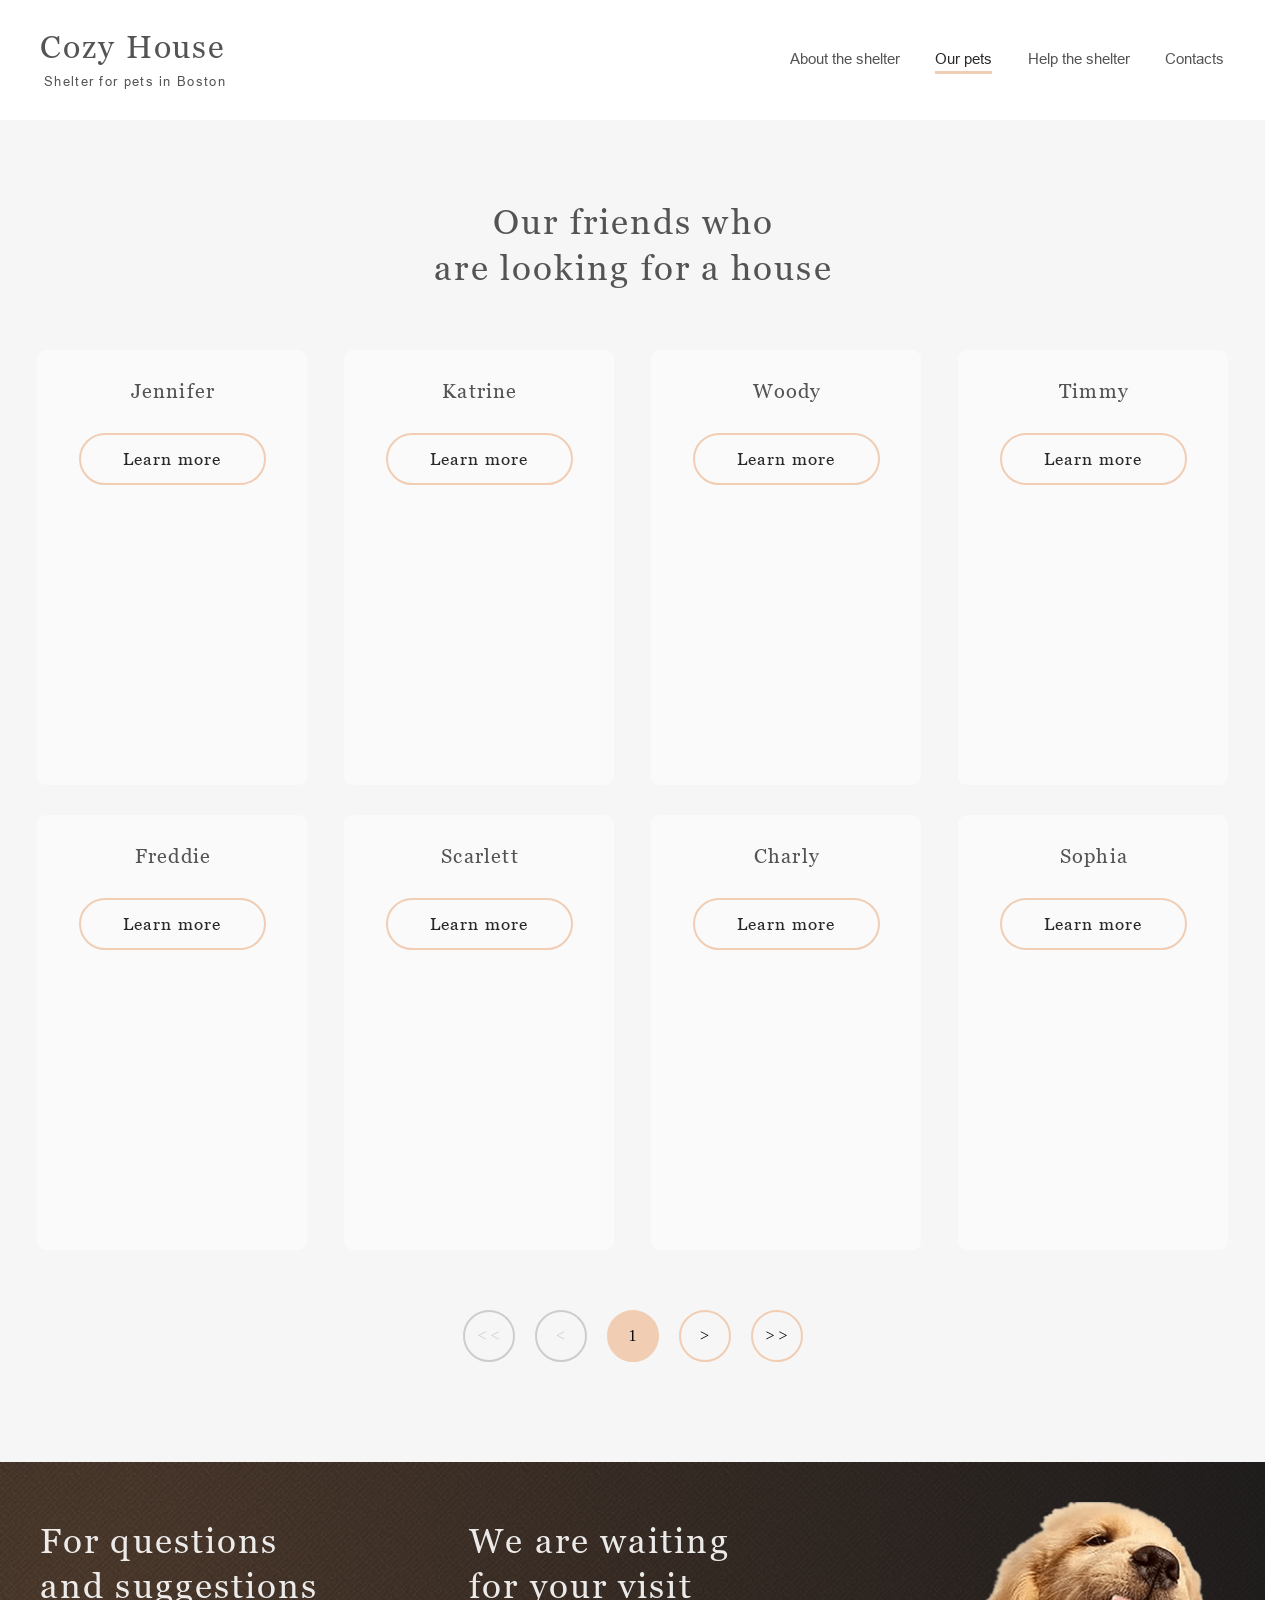
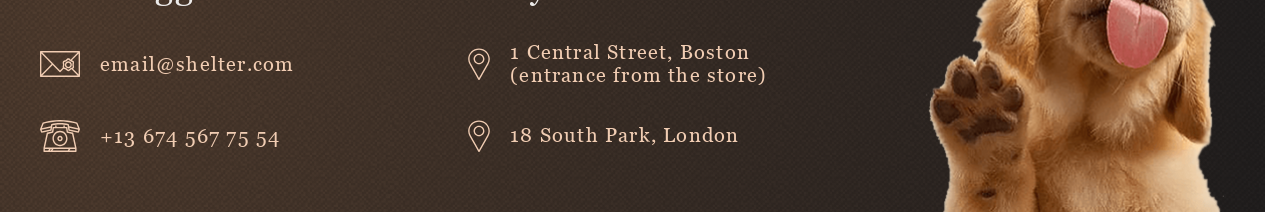
<file: pets.html>
<!DOCTYPE html>
<html lang="en">

<head>
    <meta charset="UTF-8">
    <meta name="viewport" content="width=device-width, initial-scale=1.0">
    <title>Our Pets</title>
    <link href="assets/fonts/fonts.css" rel="stylesheet">
    <link rel="stylesheet" href="css/pets.css" class="stylesheet">
    <link rel="stylesheet" href="css/adaptive.css" class="stylesheet">
    <link rel="icon" href="assets/images/favicon.png">
</head>

<body>
    <div class="container">
        <header class="header">
            <div class="header__content">
                <div class="logo">
                    <a href="./index.html" class="logo__link">
                        <h1 class="logo__title">Cozy House</h1>
                        <h4 class="logo__subtitle">Shelter for pets in Boston</h4>
                    </a>
                </div>
                <nav class="menu">
                    <ul class="menu__list">
                        <li class="menu__item"><a href="./index.html" class="menu__item-link">About the shelter</a></li>
                        <li class="menu__item--border">Our pets</li>
                        <li class="menu__item"><a href="./index.html#help" class="menu__item-link">Help the shelter</a>
                        </li>
                        <li class="menu__item"><a href="#footer" class="menu__item-link">Contacts</a></li>
                    </ul>
                    <span class="burger">
                        <span class="burger__line"></span>
                    </span>
                </nav>
            </div>
        </header>
        <main class="pets">
            <section class="pets__content">
                <h2 class="pets__title">Our friends who<br>
                    are looking for a house</h2>
                <ul class="cards__container">
                </ul>
                <ul class="pagenav">
                    <li class="pagenav__item pagenav__button--first">&lt; &lt;</li>
                    <li class="pagenav__item pagenav__button--prev">&lt;</li>
                    <li class="pagenav__item pagenav__active"></li>
                    <li class="pagenav__item pagenav__button--next">&gt;</li>
                    <li class="pagenav__item pagenav__button--last">&gt; &gt;</li>
                </ul>
            </section>
        </main>
        <footer class="footer" id="footer">
                <nav class="footer__nav">
                    <div class="contacts">
                        <h2 class="contacts__title">For questions<br class="footer__title-br"> and suggestions</h2>
                        <ul class="contacts__list">
                            <li class="contacts__item">
                                <a href="mailto:email@shelter.com" class="contact__link">
                                    <svg class="contact__icon" width="40.000000" height="32.000000" viewBox="0 0 40 32"
                                        fill="none" xmlns="http://www.w3.org/2000/svg"
                                        xmlns:xlink="http://www.w3.org/1999/xlink">
                                        <path class="icon__path"
                                            d="M0.68 3L39.31 3C39.49 3 39.67 3.07 39.79 3.2C39.92 3.33 40 3.51 40 3.69L40 28.3C40 28.48 39.92 28.66 39.79 28.79C39.67 28.92 39.49 29 39.31 29L0.68 29C0.5 29 0.32 28.92 0.2 28.79C0.07 28.66 0 28.48 0 28.3L0 3.69C0 3.51 0.07 3.33 0.2 3.2C0.32 3.07 0.5 3 0.68 3ZM30.4 11.47C30.47 11.54 30.53 11.6 30.59 11.66L37.67 4.39L2.32 4.39L19.99 22.54L22.77 19.69C22.54 19.04 22.69 18.35 22.83 17.73C22.9 17.38 22.97 17.05 22.97 16.78C22.97 16.5 22.9 16.17 22.83 15.83C22.67 15.11 22.5 14.3 22.91 13.57C23.33 12.83 24.12 12.58 24.82 12.36C25.15 12.26 25.45 12.16 25.67 12.03C25.87 11.92 26.1 11.7 26.34 11.47C26.85 10.98 27.49 10.37 28.37 10.37C29.24 10.37 29.89 10.98 30.4 11.47ZM33.83 19.98C33.62 20.36 33.31 20.61 32.96 20.79L38.63 26.61L38.63 5.38L31.85 12.34L31.91 12.36C32.62 12.58 33.41 12.83 33.83 13.57C34.24 14.3 34.07 15.11 33.91 15.83C33.83 16.17 33.76 16.5 33.76 16.78C33.76 17.05 33.83 17.38 33.91 17.73C34.07 18.45 34.24 19.26 33.83 19.98ZM1.36 26.61L11.7 16L1.36 5.38L1.36 26.61ZM32.65 19.28C32.79 19.03 32.68 18.52 32.57 18.03C32.48 17.62 32.39 17.21 32.39 16.78C32.39 16.35 32.48 15.93 32.57 15.53C32.68 15.03 32.79 14.52 32.65 14.27C32.49 14 31.99 13.84 31.51 13.69C31.13 13.57 30.73 13.44 30.38 13.24C30.04 13.04 29.75 12.76 29.46 12.49C29.07 12.12 28.7 11.77 28.37 11.77C28.04 11.77 27.67 12.12 27.27 12.49C26.99 12.76 26.7 13.04 26.36 13.24C26.01 13.44 25.61 13.57 25.23 13.69C24.75 13.84 24.25 14 24.09 14.27C23.95 14.52 24.06 15.03 24.17 15.53L24.17 15.53C24.25 15.93 24.34 16.35 24.34 16.78C24.34 17.21 24.25 17.62 24.17 18.03L24.17 18.03C24.06 18.52 23.95 19.03 24.09 19.28C24.25 19.55 24.75 19.71 25.23 19.86C25.61 19.99 26.01 20.11 26.36 20.32C26.7 20.52 26.99 20.8 27.27 21.07C27.67 21.44 28.04 21.79 28.37 21.79C28.7 21.79 29.07 21.44 29.46 21.07C29.75 20.8 30.04 20.52 30.38 20.32C30.73 20.11 31.13 19.99 31.51 19.86C31.99 19.71 32.49 19.55 32.65 19.28ZM24.88 16.78C24.88 14.83 26.45 13.24 28.37 13.24C30.29 13.24 31.86 14.83 31.86 16.78C31.86 18.73 30.29 20.32 28.37 20.32C26.45 20.32 24.88 18.73 24.88 16.78ZM26.25 16.78C26.25 17.96 27.2 18.93 28.37 18.93C29.54 18.93 30.49 17.96 30.49 16.78C30.49 15.59 29.54 14.63 28.37 14.63C27.2 14.63 26.25 15.59 26.25 16.78ZM19.51 24.02L12.66 16.98L2.32 27.6L37.67 27.6L31.55 21.31C31.36 21.38 31.2 21.44 31.07 21.52C30.86 21.64 30.64 21.85 30.4 22.08C29.89 22.57 29.24 23.18 28.37 23.18C27.49 23.18 26.85 22.57 26.34 22.08C26.1 21.85 25.87 21.64 25.67 21.52C25.45 21.39 25.15 21.29 24.82 21.19C24.44 21.07 24.04 20.94 23.68 20.73L20.48 24.02C20.42 24.08 20.34 24.14 20.26 24.17C20.18 24.21 20.09 24.23 19.99 24.23C19.9 24.23 19.81 24.21 19.73 24.17C19.65 24.14 19.57 24.08 19.51 24.02Z"
                                            fill="#F1CDB3" fill-opacity="1.000000" fill-rule="evenodd" />
                                    </svg>
                                    <span class="contact__text">email@shelter.com</span>
                                </a>
                            </li>
                            <li class="contacts__item">
                                <a href="tel:+136745677554" class="contact__link">
                                    <svg class="contact__icon" width="40.000000" height="32.000000" viewBox="0 0 40 32"
                                        fill="none" xmlns="http://www.w3.org/2000/svg"
                                        xmlns:xlink="http://www.w3.org/1999/xlink">
                                        <path class="icon__path"
                                            d="M37.51 2.9L39.94 8.89C40.01 9.06 40.01 9.24 39.95 9.41L38.98 12.2C38.92 12.37 38.81 12.5 38.66 12.59C38.52 12.67 38.35 12.7 38.18 12.67L28.93 10.77C28.79 10.74 28.66 10.67 28.56 10.57C28.46 10.46 28.4 10.33 28.37 10.18L27.57 5.32C23.16 4.18 16.83 4.18 12.42 5.32L11.62 10.18C11.59 10.33 11.53 10.46 11.43 10.57C11.33 10.67 11.2 10.74 11.06 10.77L1.81 12.67C1.64 12.7 1.47 12.67 1.32 12.59C1.18 12.5 1.07 12.37 1.01 12.2L0.04 9.41C-0.02 9.24 -0.02 9.06 0.05 8.89L2.48 2.9C2.53 2.8 2.59 2.71 2.67 2.63C2.75 2.56 2.85 2.51 2.96 2.48L5.88 1.7C14.46 -0.57 25.53 -0.57 34.11 1.7L37.03 2.48C37.14 2.51 37.24 2.56 37.32 2.63C37.4 2.71 37.46 2.8 37.51 2.9ZM11.28 4.26C11.37 4.16 11.49 4.09 11.62 4.05C16.39 2.7 23.6 2.7 28.37 4.05C28.5 4.09 28.62 4.16 28.71 4.26C28.8 4.36 28.86 4.49 28.88 4.62L29.15 6.26L38.14 8.18L36.34 3.78L33.75 3.09C25.4 0.87 14.59 0.87 6.24 3.09L3.65 3.78L1.85 8.18L10.84 6.26L11.11 4.62C11.13 4.49 11.19 4.36 11.28 4.26ZM33.09 12.76C33.19 12.86 33.26 12.98 33.29 13.11L36.53 28.08C36.54 28.13 36.54 28.19 36.54 28.24L36.54 31.28C36.54 31.47 36.47 31.65 36.34 31.78C36.21 31.92 36.03 32 35.84 32L4.15 32C3.96 32 3.78 31.92 3.65 31.78C3.52 31.65 3.45 31.47 3.45 31.28L3.45 28.24C3.45 28.19 3.45 28.13 3.46 28.08L6.7 13.11C6.73 12.98 6.8 12.86 6.9 12.76C6.99 12.66 7.11 12.6 7.24 12.57L12.02 11.52L12.62 7.51C12.64 7.34 12.73 7.18 12.86 7.07C12.98 6.96 13.14 6.9 13.31 6.9L15.18 6.9L15.18 5.96C15.18 5.56 15.49 5.24 15.88 5.24C16.27 5.24 16.58 5.56 16.58 5.96L16.58 6.9L23.41 6.9L23.41 5.96C23.41 5.56 23.72 5.24 24.11 5.24C24.5 5.24 24.81 5.56 24.81 5.96L24.81 6.9L26.68 6.9C26.85 6.9 27.01 6.96 27.14 7.07C27.26 7.18 27.35 7.34 27.37 7.51L27.97 11.52L32.75 12.57C32.88 12.6 33 12.66 33.09 12.76ZM1.63 9.7L2.13 11.14L10.32 9.46L10.59 7.78L1.63 9.7ZM29.67 9.46L37.86 11.14L38.36 9.7L29.4 7.78L29.67 9.46ZM12.78 12.82L7.98 13.88L5.02 27.52L34.97 27.52L32.01 13.88L27.21 12.82C27.07 12.79 26.94 12.72 26.84 12.61C26.75 12.51 26.68 12.37 26.66 12.23L26.08 8.34L13.91 8.34L13.33 12.23C13.31 12.37 13.24 12.51 13.15 12.61C13.05 12.72 12.92 12.79 12.78 12.82ZM20 26.16C24.14 26.16 27.52 22.7 27.52 18.45C27.52 14.19 24.14 10.73 20 10.73C15.85 10.73 12.47 14.19 12.47 18.45C12.47 22.7 15.85 26.16 20 26.16ZM20 12.17C23.37 12.17 26.12 14.99 26.12 18.45C26.12 21.9 23.37 24.72 20 24.72C16.62 24.72 13.87 21.9 13.87 18.45C13.87 14.99 16.62 12.17 20 12.17ZM22.66 18.44C22.66 19.95 21.47 21.18 20 21.18C18.52 21.18 17.33 19.95 17.33 18.44C17.33 16.94 18.52 15.71 20 15.71C21.47 15.71 22.66 16.94 22.66 18.44ZM21.26 18.44C21.26 17.73 20.69 17.15 20 17.15C19.3 17.15 18.73 17.73 18.73 18.44C18.73 19.16 19.3 19.74 20 19.74C20.69 19.74 21.26 19.16 21.26 18.44ZM9.11 28.96L4.85 28.96L4.85 30.56L8.2 30.56L9.11 28.96ZM10.89 30.56L11.79 28.96L10.73 28.96L9.82 30.56L10.89 30.56ZM28.67 28.96L13.41 28.96L12.51 30.56L27.76 30.56L28.67 28.96ZM30.29 28.96L29.38 30.56L35.14 30.56L35.14 28.96L30.29 28.96Z"
                                            fill="#F1CDB3" fill-opacity="1.000000" fill-rule="evenodd" />
                                    </svg>

                                    <span class="contact__text">+13 674 567 75 54</span>
                                </a>
                            </li>
                        </ul>
                    </div>
                    <div class="locations">
                        <h2 class="locations__title">We are waiting <br class="footer__title-br">for your visit</h2>
                        <ul class="locations__list">
                            <li class="locations__item locations__item--address">
                                <a href="https://www.google.com/maps/place/1+Central+St,+Boston,+MA+02109,+%D0%A1%D0%A8%D0%90/@42.358552,-71.0573012,17z/data=!3m1!4b1!4m5!3m4!1s0x89e370868bc2ce7b:0x82fa7db94f5fea9e!8m2!3d42.358552!4d-71.0547263?entry=ttu"
                                    class="locations__link" target="_blank">
                                    <svg class="locations__icon" width="22.000000" height="32.000000"
                                        viewBox="0 0 22 32" fill="none" xmlns="http://www.w3.org/2000/svg"
                                        xmlns:xlink="http://www.w3.org/1999/xlink">
                                        <path class="icon__path"
                                            d="M0 10.66C0 4.78 4.93 0 11 0C17.06 0 22 4.78 22 10.66C22 12.43 21.54 14.18 20.68 15.73L11.6 31.65C11.48 31.86 11.25 32 11 32C10.74 32 10.51 31.86 10.39 31.65L1.32 15.73C0.45 14.18 0 12.43 0 10.66ZM11 29.95L19.47 15.09C20.22 13.74 20.62 12.21 20.62 10.66C20.62 5.52 16.3 1.33 11 1.33C5.69 1.33 1.37 5.52 1.37 10.66C1.37 12.21 1.77 13.74 2.52 15.09L11 29.95ZM5.5 10.66C5.5 7.72 7.96 5.33 11 5.33C14.03 5.33 16.5 7.72 16.5 10.66C16.5 13.6 14.03 16 11 16C7.96 16 5.5 13.6 5.5 10.66ZM6.87 10.66C6.87 12.87 8.72 14.66 11 14.66C13.27 14.66 15.12 12.87 15.12 10.66C15.12 8.46 13.27 6.66 11 6.66C8.72 6.66 6.87 8.46 6.87 10.66Z"
                                            fill="#F1CDB3" fill-opacity="1.000000" fill-rule="evenodd" />
                                    </svg>
                                    <address class="locations__text">
                                        1 Central Street, Boston<br>(entrance from the store)
                                    </address>
                                </a>
                            </li>
                            <li class="locations__item">
                                <a href="https://www.google.de/maps/search/18+South+Park,+London/@51.4691072,-0.1987678,16z?entry=ttu"
                                    class="locations__link" target="_blank">
                                    <svg class="locations__icon" width="22.000000" height="32.000000"
                                        viewBox="0 0 22 32" fill="none" xmlns="http://www.w3.org/2000/svg"
                                        xmlns:xlink="http://www.w3.org/1999/xlink">
                                        <path class="icon__path"
                                            d="M0 10.66C0 4.78 4.93 0 11 0C17.06 0 22 4.78 22 10.66C22 12.43 21.54 14.18 20.68 15.73L11.6 31.65C11.48 31.86 11.25 32 11 32C10.74 32 10.51 31.86 10.39 31.65L1.32 15.73C0.45 14.18 0 12.43 0 10.66ZM11 29.95L19.47 15.09C20.22 13.74 20.62 12.21 20.62 10.66C20.62 5.52 16.3 1.33 11 1.33C5.69 1.33 1.37 5.52 1.37 10.66C1.37 12.21 1.77 13.74 2.52 15.09L11 29.95ZM5.5 10.66C5.5 7.72 7.96 5.33 11 5.33C14.03 5.33 16.5 7.72 16.5 10.66C16.5 13.6 14.03 16 11 16C7.96 16 5.5 13.6 5.5 10.66ZM6.87 10.66C6.87 12.87 8.72 14.66 11 14.66C13.27 14.66 15.12 12.87 15.12 10.66C15.12 8.46 13.27 6.66 11 6.66C8.72 6.66 6.87 8.46 6.87 10.66Z"
                                            fill="#F1CDB3" fill-opacity="1.000000" fill-rule="evenodd" />
                                    </svg>
                                    <address class="locations__text">
                                        18 South Park, London
                                    </address>
                                </a>
                            </li>
                        </ul>
                    </div>
                    <img src="assets/images/overlay/footer-puppy.png" alt="puppy" class="footer-puppy">
                </nav>
        </footer>
    </div>
    <script type="module" src="js/pages/pets.js"></script>
</body>
</html>
</file>
<file: assets/fonts/fonts.css>
@font-face {
    font-family: 'Arial';
    src: url('arial/Arial-Black.woff2') format('woff2'),
        url('arial/Arial-Black.woff') format('woff');
    font-weight: 900;
    font-style: normal;
    font-display: swap;
}

@font-face {
    font-family: 'Arial';
    src: url('arial/Arial-ItalicMT.woff2') format('woff2'),
        url('arial/Arial-ItalicMT.woff') format('woff');
    font-weight: normal;
    font-style: italic;
    font-display: swap;
}

@font-face {
    font-family: 'Arial';
    src: url('arial/Arial-BoldItalicMT.woff2') format('woff2'),
        url('arial/Arial-BoldItalicMT.woff') format('woff');
    font-weight: bold;
    font-style: italic;
    font-display: swap;
}

@font-face {
    font-family: 'Arial';
    src: url('arial/Arial-BoldMT.woff2') format('woff2'),
        url('arial/Arial-BoldMT.woff') format('woff');
    font-weight: bold;
    font-style: normal;
    font-display: swap;
}

@font-face {
    font-family: 'Arial Narrow';
    src: url('arial-narrow/ArialNarrow-BoldItalic.woff2') format('woff2'),
        url('arial-narrow/ArialNarrow-BoldItalic.woff') format('woff');
    font-weight: bold;
    font-style: italic;
    font-display: swap;
}

@font-face {
    font-family: 'Arial Narrow';
    src: url('arial-narrow/ArialNarrow-Bold.woff2') format('woff2'),
        url('arial-narrow/ArialNarrow-Bold.woff') format('woff');
    font-weight: bold;
    font-style: normal;
    font-display: swap;
}

@font-face {
    font-family: 'Arial Narrow';
    src: url('arial-narrow/ArialNarrow-Italic.woff2') format('woff2'),
        url('arial-narrow/ArialNarrow-Italic.woff') format('woff');
    font-weight: normal;
    font-style: italic;
    font-display: swap;
}

@font-face {
    font-family: 'Arial Narrow';
    src: url('arial-narrow/ArialNarrow.woff2') format('woff2'),
        url('arial-narrow/ArialNarrow.woff') format('woff');
    font-weight: normal;
    font-style: normal;
    font-display: swap;
}

@font-face {
    font-family: 'Arial';
    src: url('arial/ArialMT.woff2') format('woff2'),
        url('arial/ArialMT.woff') format('woff');
    font-weight: normal;
    font-style: normal;
    font-display: swap;
}

@font-face {
    font-family: 'Georgia';
    src: url('georgia/Georgia-BoldItalic.woff2') format('woff2'),
        url('georgia/Georgia-BoldItalic.woff') format('woff');
    font-weight: bold;
    font-style: italic;
    font-display: swap;
}

@font-face {
    font-family: 'Georgia';
    src: url('georgia/Georgia-Italic.woff2') format('woff2'),
        url('georgia/Georgia-Italic.woff') format('woff');
    font-weight: normal;
    font-style: italic;
    font-display: swap;
}

@font-face {
    font-family: 'Georgia';
    src: url('georgia/Georgia-Bold.woff2') format('woff2'),
        url('georgia/Georgia-Bold.woff') format('woff');
    font-weight: bold;
    font-style: normal;
    font-display: swap;
}

@font-face {
    font-family: 'Georgia';
    src: url('georgia/Georgia.woff2') format('woff2'),
        url('georgia/Georgia.woff') format('woff');
    font-weight: normal;
    font-style: normal;
    font-display: swap;
}
</file>
<file: css/style.css>
*,
*::before,
*::after {
    padding: 0;
    margin: 0;
    box-sizing: border-box;
}

html {
    scroll-behavior: smooth;
    scrollbar-gutter: stable;
}

ul {
    list-style: none;
}

a {
    text-decoration: none;
}

img,
video,
canvas {
    overflow: hidden;
}

.container {
    margin: 0 auto;
    width: 100%;
    justify-content: center;
    align-self: center;
    place-self: center;
}

/*____________HEADER___________*/
.header {
    width: 100%;
    padding: 30px 0 90px 0;
    border-color: #ffffff;
    text-align: left;
}

.header__content {
    max-width: 1280px;
    padding: 0 40px;
    margin: 0 auto;
    display: flex;
    flex-direction: row;
    justify-content: space-between;
    align-items: center;
}

.logo,
.logo__link {
    text-decoration: none;
    display: flex;
    flex-flow: column nowrap;
    row-gap: 9.2px;
    transition-duration: 0.3s;
}

.logo__title {
    color: rgb(241, 205, 179);
    font-family: Georgia, serif;
    font-size: 31.9px;
    font-weight: 400;
    line-height: 110%;
    letter-spacing: 0.063em;
    text-align: left;
    padding-top: 0.5px;
}

.logo__subtitle {
    color: #cdcdcd;
    font-family: Arial, serif;
    font-size: 13px;
    font-weight: 400;
    line-height: 15px;
    letter-spacing: 0.1em;
    padding-left: 4px;
}

.menu {
    width: 100%;
    margin: 0 auto;
    display: flex;
    justify-content: space-between;
}

.menu__list {
    list-style: none;
    display: flex;
    flex-flow: row wrap;
    column-gap: 35.5px;
    align-content: center;
}

.menu__item,
.menu__item-link {
    text-decoration: none;
    font-family: Arial, serif;
    font-size: 15px;
    font-weight: 400;
    line-height: 24px;
    text-align: left;
    color: #cdcdcd;
    cursor: pointer;
    transition-duration: 0.5s;
}

.menu__item--border {
    cursor: default;
    list-style: none;
    width: 114px;
    height: 26px;
    display: flex;
    flex-direction: column;
    color: #fafafa;
    font-family: Arial, serif;
    font-size: 15px;
    font-weight: 400;
    line-height: 24px;
    letter-spacing: 0;
    text-align: left;
    border-bottom: 3px solid rgb(241, 205, 179);
}

.menu__item--border:not([disabled]):hover {
    color: #fafafa;
}

.menu__item:hover,
.menu__item-link:hover {
    color: #fafafa;
}

.burger,
.burger__line {
    display: none;
}

/*___________HERO SECTION_________*/
.home {
    width: 100%;
    margin: 0 auto;
    display: flex;
    flex-direction: column;
    column-gap: 42px;
    background: url(../assets/images/bg/noise-transparent-2x.svg) top left / 130px repeat,
    radial-gradient(100% 215.42% at 0% 0%, #5b483a 0%, #262425 100%);
    align-items: center;
}

.not-only {
    display: flex;
    flex-direction: row;
}

.not-only__container {
    display: flex;
    flex-direction: row;
    margin: 0 auto 0 40px;
}

.not-only__content {
    display: flex;
    flex-direction: column;
    row-gap: 42px;
    max-width: 40.5%;
    padding-top: 163px;
    padding-right: 0;
}

.not-only__title {
    flex-direction: row;
    align-items: center;
    color: #ffffff;
    font-family: Georgia, serif;
    font-size: 44px;
    font-weight: 400;
    line-height: 57px;
    text-align: left;
    max-width: 80%;
    text-shadow: 0 4px 4px 0 rgba(0, 0, 0, 0.25);
}

.not-only__text {
    max-width: 29rem;
    display: flex;
    flex-direction: row;
    align-items: center;
    color: #cdcdcd;
    font-family: Arial, serif;
    font-size: 15px;
    font-weight: 400;
    line-height: 24px;
    text-align: left;
}

.not-only__btn {
    border: none;
    font: inherit;
    cursor: pointer;
    width: 207px;
    height: 52px;
    display: flex;
    flex-direction: column;
    justify-content: center;
    align-items: center;
    padding: 15px 45px 15px 45px;
    border-radius: 100px;
    background: #f1cdb3;
    color: rgb(41, 41, 41);
    font-family: Georgia, serif;
    font-size: 17px;
    font-weight: 400;
    line-height: 22px;
    letter-spacing: 0.059em;
    transition-duration: 0.5s;
}

.not-only__btn:hover {
    background-color: #fddcc4;
    cursor: pointer;
}

.start-puppy {
    max-width: 100%;
    min-width: 50%;
    align-self: flex-end;
}

/*________ABOUT SECTION____________*/
.about {
    display: flex;
    flex-flow: row nowrap;
    margin: 80px 215px 100px 215px;
    background: rgb(255, 255, 255);
}

.about__content {
    margin: 0 auto;
    display: flex;
    flex-direction: row;
    justify-content: space-between;
}

.about__text {
    max-width: 550px;
    display: flex;
    flex-direction: column;
    flex-wrap: wrap;
    row-gap: 24px;
    padding-top: 15px;
    padding-left: 25px;
    align-content: flex-end;
}

.about__pets {
    max-width: 70%;
    max-height: 408px;
}

.about__title {
    max-width: 71%;
    color: #545454;
    font-family: Georgia, serif;
    font-size: 35px;
    font-weight: 400;
    line-height: 45.3px;
    letter-spacing: 0.06em;
    text-align: left;
    text-shadow: 0 4px 4px 0 rgba(0, 0, 0, 0.25);
}

.about__subtitle {
    max-width: 82%;
    color: rgb(76, 76, 76);
    font-family: Arial, serif;
    font-size: 15px;
    font-weight: 400;
    line-height: 24px;
    text-align: left;
}

.about__subtitle2 {
    max-width: 82%;
    display: flex;
    flex-direction: row;
    color: rgb(76, 76, 76);
    font-family: Arial, serif;
    font-size: 15px;
    font-weight: 400;
    line-height: 24px;
    text-align: left;
}

/*_________SLIDER SECTION__________*/
.pets {
    display: flex;
    flex-direction: column;
    background: rgb(246, 246, 246);
    align-items: center;
    padding-bottom: 101px;
    overflow-x: hidden;
}

.pets__title {
    justify-content: center;
    color: rgb(84, 84, 84);
    font-family: Georgia, serif;
    font-size: 34.5px;
    font-weight: 400;
    line-height: 45px;
    letter-spacing: 0.067em;
    text-align: center;
    padding-top: 81px;
    padding-left: 3px;
}

.slider__container {
    display: flex;
    align-items: center;
}

.slider__wrapper {
    position: relative;
    display: flex;
    max-width: 990px;
    justify-content: center;
    align-items: center;
    overflow: hidden;
}

.pets__slider {
    position: relative;
    margin-left: 0;
    display: flex;
    flex-direction: row;
    justify-content: space-around;
    align-items: center;
    gap: 90px;
    padding: 59px 0;
}

.left__cards,
.active__cards,
.right__cards {
    display: flex;
    gap: 90px;
}

.slider__btn {
    display: flex;
    align-items: center;
    justify-content: center;
    text-align: center;
    width: 52px;
    height: 52px;
    border-radius: 50%;
    background-color: #f6f6f6;
    border: 2px solid #f1cdb3;
    transition-duration: 0.5s;
}

.slider__btn:hover {
    border: 2px solid #fddcc4;
    background: #fddcc4;
    cursor: pointer;
}

.slider__btn--left {
    margin-right: 54px;
}

.slider__btn--right {
    margin-left: 54px;
}

.slider__card {
    background: rgb(250, 250, 250);
    border-radius: 9px 9px 9px 9px;
    display: flex;
    flex-direction: column;
    row-gap: 30px;
    align-items: center;
    height: 435px;
    transition-duration: 0.5s;
}

.slider__card:hover {
    background-color: #ffffff;
    box-shadow: 0 12px 45px 24px #0d0d0d0a;
    cursor: pointer;
}

.slider__card:hover > .card__btn {
    border: 2px solid #fddcc4;
    background: #fddcc4;
    cursor: pointer;
}

.slider__card-title {
    margin-left: 1px;
    width: fit-content;
    height: 23px;
    color: rgb(84, 84, 84);
    font-family: Georgia, serif;
    font-size: 20px;
    font-weight: 400;
    line-height: 22.72px;
    letter-spacing: 0.06em;
    align-items: center;
    text-align: center;
}

.card__btn {
    width: 187px;
    height: 52px;
    box-sizing: border-box;
    border: 2px solid rgb(241, 205, 179);
    border-radius: 100px;
    background: inherit;
    color: rgb(41, 41, 41);
    font-family: Georgia, serif;
    font-size: 17px;
    font-weight: 400;
    line-height: 22.1px;
    letter-spacing: 0.06em;
    transition-duration: 0.5s;
}

.cards__img {
    width: 270px;
    border-radius: 9px 9px 0 0;
}

.pets__btn {
    margin-top: 1px;
    margin-left: 1px;
    border: none;
    width: 261px;
    height: 52px;
    padding: 15px 45px 15px 45px;
    border-radius: 100px;
    background: rgb(241, 205, 179);
    transition-duration: 0.5s;
    text-shadow: 0 4px 4px 0 rgba(0, 0, 0, 0.25);
}

.pets__btn:hover {
    background: #fddcc4;
    cursor: pointer;
}

.pets__btn-text {
    justify-content: center;
    color: rgb(41, 41, 41);
    font-family: Georgia, serif;
    font-size: 17px;
    font-weight: 400;
    line-height: 130%;
    letter-spacing: 0.058em;
}


.modal {
    display: none;
    position: fixed;
    align-items: center;
    justify-content: center;
    top: 0;
    left: 0;
    width: 100vw;
    height: 100vh;
    background-color: rgba(45, 45, 45, 0.1);
    z-index: 999;
    box-sizing: unset;
}

.modal__wrapper {
    display: flex;
    flex-direction: column;
    align-items: flex-end;
    width: 990px;
    height: auto;
}

.modal__inner {
    display: flex;
    max-height: 500px;
}

.modal__content {
    margin: 0 auto;
    display: flex;
    max-width: 900px;
    max-height: 500px;
    background-color: #fafafa;
    border-radius: 9px;
}

.modal__item {
    font-family: Georgia, serif;
    font-size: clamp(10px, 2vw, 15px);
    font-weight: 400;
    line-height: 16.5px;
    letter-spacing: 0.06em;
    text-align: left;
}

.modal__text {
    display: flex;
    padding: 50px 20px 10px 30px;
    flex-direction: column;
    max-width: 400px;
    background-color: #fafafa;
    border-radius: 9px;
}

.modal__img {
    width: 500px;
    border-top-left-radius: 20px;
    border-bottom-left-radius: 9px;
    border-bottom-right-radius: 9px;
    background-color: #fafafa;
    box-sizing: unset;
}

.modal__title {
    padding-bottom: 10px;
    font-family: Georgia, serif;
    font-size: 35px;
    font-weight: 400;
    line-height: 45.5px;
    letter-spacing: 0.06em;
    text-align: left;
}

.modal__subtitle {
    font-family: Georgia, serif;
    font-size: 20px;
    font-weight: 400;
    line-height: 23px;
    letter-spacing: 0.06em;
    text-align: left;
    padding-bottom: 40px;
}

.modal__description {
    display: flex;
    font-family: Georgia, serif;
    font-size: 15px;
    font-weight: 400;
    line-height: 17px;
    letter-spacing: 0.06em;
    text-align: left;
    padding-bottom: 40px;
}

.modal__list {
    padding-left: 14px;
    list-style-type: disc;
    display: flex;
    flex-direction: column;
    row-gap: 10px;
}

.modal__list li::marker {
    color: #f1cdb3;
    padding-right: 10px;
    font-size: 1.2rem;
}

.modal__button {
    display: flex;
    align-items: center;
    justify-content: center;
    text-align: center;
    font-size: 24px;
    width: 52px;
    height: 52px;
    border-radius: 50%;
    color: #292929;
    background-color: rgba(0, 0, 0, 0);
    border: 2px solid #f1cdb3;
    transition-duration: 0.5s;
}

.modal__button:hover {
    border: 2px solid #fddcc4;
    background: #fddcc4;
    cursor: pointer;
}

/*___________HELP SECTION__________*/
.help {
    display: flex;
    flex-direction: column;
    align-items: center;
    background: rgb(255, 255, 255);
    max-width: 1200px;
    margin: 0 auto;
}

.help__title {
    padding-top: 79px;
    padding-left: 2px;
    color: rgb(84, 84, 84);
    font-family: Georgia, serif;
    font-size: 35px;
    font-weight: 400;
    line-height: 45.5px;
    letter-spacing: 0.06em;
    text-align: center;
}

.help__list {
    list-style: none;
    display: flex;
    flex-wrap: wrap;
    gap: 55px 120px;
    align-items: start;
    place-content: center;
    padding: 60px 40px 101px 40px;
}

.help__list-item {
    display: flex;
    flex-direction: column;
    max-width: 166px;
    max-height: 113px;
}

.help__list-icon {
    height: fit-content;
    padding-bottom: 25px;
}

.help__list-link {
    text-decoration: none;
    text-align: center;
    transition-duration: 0.5s;
}

.help__icon {
    transition-duration: 0.5s;
}

.help__list-text {
    transition-duration: 0.5s;
}

.help__list-link:hover {
    fill: #fddcc4;
    color: #292929;
}

.help__list-link:hover .help__icon {
    fill: #fddcc4;
}

.help__list-link:hover .help__list-text {
    color: #292929;
}

.help__list-text {
    display: flex;
    text-align: center;
    align-items: center;
    flex-direction: column;
    color: rgb(84, 84, 84);
    font-family: Georgia, serif;
    font-size: 20px;
    font-weight: 400;
    letter-spacing: 0.06em;
}

/*__________DONATION SECTION___________*/
.in-addition {
    max-width: 100%;
    background: rgb(246, 246, 246);
}

.in-addition__wrapper {
    margin: 0 auto;
    display: flex;
    flex-direction: row;
    column-gap: 25px;
    justify-content: center;
    padding-top: 80px;
    padding-bottom: 100px;
}

.in-addition__content {
    max-width: 30%;
    padding-left: 5px;
    display: flex;
    flex-direction: column;
    row-gap: 19.8px;
}

.in-addition__img {
    position: relative;
    width: fit-content;
    height: fit-content;
    padding-top: 11px;
}

.in-addition__title {
    align-items: center;
    color: rgb(84, 84, 84);
    font-family: Georgia, serif;
    font-size: 35px;
    font-weight: 400;
    line-height: 130%;
    letter-spacing: 0.06em;
    text-align: left;
}

.in-addition__subtitle {
    display: flex;
    flex-direction: row;
    align-items: center;
    color: rgb(84, 84, 84);
    font-family: Georgia, serif;
    font-size: 15px;
    font-weight: 400;
    line-height: 16.5px;
    letter-spacing: 0.06em;
    text-align: left;
}

.in-addition__text {
    display: flex;
    flex-direction: row;
    align-items: center;
    color: rgb(178, 178, 178);
    font-family: Arial, serif;
    font-style: italic;
    font-size: 12px;
    font-weight: 400;
    line-height: 18px;
    letter-spacing: 0;
    text-align: left;
}

.credit-card {
    margin-left: 0.5px;
    width: 349px;
    height: 43px;
    display: flex;
    padding: 10px 15px 10px 15px;
    border-radius: 9px;
    background: rgb(241, 205, 179);
    transition-duration: 0.5s;
}

.credit-card__link {
    display: flex;
    flex-direction: row;
    column-gap: 15px;
    align-items: center;
}

.credit-card:hover {
    background: #fddcc4;
    cursor: pointer;
}

.credit-card__number {
    display: flex;
    flex-direction: row;
    align-items: stretch;
    color: rgb(84, 84, 84);
    font-family: Georgia, serif;
    font-size: 20px;
    font-weight: 400;
    line-height: 115%;
    letter-spacing: 0.058em;
    text-align: left;
}

/*____________FOOTER__________*/
.footer {
    width: 100%;
    flex-direction: row;
    justify-content: space-between;
    background: url(../assets/images/bg/noise-transparent-2x.svg) top left / 130px repeat,
    radial-gradient(110.67% 538.64% at 5.73% 50%, #513d2f 0%, #1a1a1c 100%),
    #211f20;
}

.footer__nav {
    max-width: 1280px;
    margin: 0 auto;
    display: flex;
    flex-wrap: wrap;
    justify-content: space-between;
    padding: 40px 40px 0 40px;
}

.contacts {
    display: flex;
    flex-direction: column;
    flex-wrap: wrap;
    row-gap: 39.5px;
    padding-top: 16.5px;
}

.locations {
    max-width: max-content;
    display: flex;
    flex-direction: column;
    flex-wrap: wrap;
    row-gap: 32px;
    padding-top: 16.5px;
    padding-right: 8px;
}

.contacts__title,
.locations__title {
    height: 90px;
    color: rgb(255, 255, 255);
    font-family: Georgia, serif;
    font-size: 35px;
    font-weight: 400;
    line-height: 45px;
    letter-spacing: 0.06em;
    text-align: left;
    opacity: 0.9;
}

.locations__title {
    padding-left: 1px;
}

.contacts__list {
    list-style: none;
    display: flex;
    flex-direction: column;
    row-gap: 40px;
}

.locations__list {
    list-style: none;
    display: flex;
    flex-direction: column;
    row-gap: 33px;
}

.contact__link,
.locations__link {
    text-decoration: none;
    display: flex;
    flex-direction: row;
    align-items: center;
    column-gap: 20px;
    transition-duration: 0.5s;
}

.icon__path {
    stroke-width: 2;
    transition-duration: 0.5s;
}

.contact__text,
.locations__text {
    transition-duration: 0.5s;
}

.contact__link:hover {
    color: #fddcc4;
    fill: #fddcc4;
}

.contact__link:hover .icon__path {
    fill: #fddcc4;
}

.contact__link:hover .contact__text {
    color: #fddcc4;
}

.locations__link:hover {
    color: #fddcc4;
    fill: #fddcc4;
}

.locations__link:hover .icon__path {
    fill: #fddcc4;
}

.locations__link:hover .locations__text {
    color: #fddcc4;
}

.locations__item {
    display: flex;
    flex-wrap: wrap;
}

.locations__text {
    white-space: none;
}

.contact__text,
.locations__text {
    color: rgb(241, 205, 179);
    font-family: Georgia, serif;
    font-style: normal;
    font-size: 20px;
    font-weight: 400;
    line-height: 23px;
    letter-spacing: 0.06em;
}

.locations__item--address {
    padding-top: 1px;
    display: flex;
}

.footer-puppy {
    display: flex;
    max-width: 300px;
    max-height: 310px;
}

/*___________ANIMATION___________*/
@keyframes move-right {
    from {
        transform: translateX(0);
    }
    to {
        transform: translateX(calc(-1 * (270px * 3 + 270px)));
    }
}

@keyframes move-left {
    from {
        transform: translateX(0);
    }
    to {
        transform: translateX(calc(270px * 3 + 270px));
    }
}

.transition-right {
    animation-name: move-right;
    animation-duration: 2s;
}

.transition-left {
    animation-name: move-left;
    animation-duration: 2s;
}


@media (max-width: 1279px) {
    @keyframes move-right {
        to {
            transform: translateX(calc(-1 * (270px * 2 + 180px)));
        }
    }

    @keyframes move-left {
        to {
            transform: translateX(calc(270px * 2 + 180px));
        }
    }
}

@media (max-width: 767px) {
    @keyframes move-right {
        to {
            transform: translateX(calc(-1 * (270px + 20px)));
        }
    }

    @keyframes move-left {
        to {
            transform: translateX(calc(270px + 20px));
        }
    }
}
</file>
<file: css/adaptive.css>
/*______________TABLET_____________*/
@media (min-width: 769px) and (max-width: 1200px) {
    .not-only__content {
        padding-top: 0;
        display: flex;
        align-self: flex-start;
    }
}

@media (min-width: 769px) and (max-width: 1279px) {
    .about {
        max-width: 100%;
        margin: 40px 0 50px 0;
    }
}

@media (min-width: 769px) and (max-width: 1024px) {
    .about__content {
        max-width: 100%;
        margin-bottom: 80px;
        display: flex;
        flex-direction: column-reverse;
        text-align: left;
        align-items: center;
    }

    .about__text {
        max-width: 100%;
        display: flex;
        margin-top: 66px;
        align-content: center;
    }

    .about__pets {
        margin-left: 0;
        max-width: 48%;
        max-height: 408px;
        margin-top: 80px;
        margin-bottom: 20px;
        align-items: flex-end;
    }

    .header {
        padding: 30px 0 60px 0;
    }

    .help__list {
        display: flex;
        flex-direction: row;
        gap: 55px 64px;
        margin: 0 auto;
        padding: 59px 40px 101px 40px;
    }

    .help__list-item {
        width: 166px;
        height: 113px;
    }

    .in-addition__wrapper {
        display: flex;
        flex-direction: column-reverse;
        align-items: center;
        padding-bottom: 100px;
        padding-top: 79px;
    }

    .in-addition__content {
        max-width: 50.5%;
        margin: 0 auto;
        padding-left: 3px;
    }

    .in-addition__img {
        margin-top: 49px;
    }
}

@media (min-width: 768px) and (max-width: 768px) {
    .about {
        margin: 0 auto;
        padding: 0;
        align-items: center;
    }

    .about__content {
        max-width: 670px;
        margin-bottom: 80px;
        display: flex;
        flex-direction: column-reverse;
        text-align: start;
    }

    .about__text {
        max-width: 82%;
        display: flex;
        margin-top: 65.5px;
        row-gap: 24px;
        padding-left: 26px;
        align-items: flex-start;
    }

    .about__pets {
        align-self: center;
        max-width: 48%;
        max-height: 408px;
        margin-top: 80px;
        margin-bottom: 20px;
    }

    .about__subtitle2 {
        padding-top: 1px;
    }
}

@media (min-width: 768px) and (max-width: 1279px) {
    .slider__wrapper {
        display: flex;
        max-width: 630px;
        justify-content: center;
        align-items: center;
        overflow: hidden;
    }

    .modal {
        box-sizing: unset;
    }

    .modal__wrapper {
        display: flex;
        flex-direction: column;
        align-items: flex-end;
        width: 715px;
        height: auto;
    }

    .modal__content {
        max-width: 88%;
        height: 350px;
    }

    .modal__img {
        width: 350px;
        height: 350px;
        box-sizing: unset;
    }

    .modal__text {
        padding: 4px 0 40px 10px;
        display: flex;
    }

    .modal__description {
        margin-top: 10px;
        font-family: Georgia, serif;
        font-size: 13px;
        font-weight: 400;
        line-height: 14px;
        letter-spacing: 0.067em;
        text-align: left;
        padding-bottom: 20px;
    }

    .modal__title {
        padding-top: 5px;
        font-family: Georgia, serif;
        font-size: 35px;
        font-weight: 400;
        line-height: 45.5px;
        letter-spacing: 0.06em;
        text-align: left;
    }

    .modal__subtitle {
        letter-spacing: 0.065em;
        text-align: left;
        padding-bottom: 10px;
    }

    .modal__list {
        display: flex;
        row-gap: 5px;
        padding-bottom: 10px;
    }

    .pets__btn {
        margin: 0 auto;
    }

    .slider__btn--left {
        position: absolute;
        left: 17px;
    }

    .slider__btn--right {
        position: absolute;
        right: 17px;
    }

    .contacts {
        padding: 0 25px;
    }

    .locations {
        padding: 0 31px;
    }

    .footer {
        box-sizing: unset;
    }

    .footer__nav {
        padding: 30px 40px 0 40px;
    }

    .footer-puppy {
        height: 100%;
        width: 100%;
        padding-top: 65px;
        margin: 0 auto;
        display: flex;
        flex-direction: column;
        align-items: center;
        box-sizing: unset;
    }
}

/*________________MOBILE________________*/
@media (max-width: 768px) {
    .header__content {
        max-width: 100%;
        padding: 0 30px;
    }

    .not-only {
        display: flex;
        flex-direction: column;
    }

    .not-only__container {
        display: flex;
        flex-direction: column;
        justify-content: flex-start;
        align-items: center;
        margin: 0 auto;
    }

    .not-only__content {
        max-width: 71%;
        display: flex;
        justify-content: center;
        padding-top: 0;
    }

    .not-only__title {
        display: flex;
        flex-direction: column;
        width: 66%;
        padding-left: 20px;
    }

    .not-only__text {
        margin: 0 auto;
        display: flex;
        flex-direction: column;
        width: 92%;
    }

    .not-only__btn {
        margin-left: -1px;
        margin-bottom: 100px;
        align-self: center;
    }

    .start-puppy {
        display: flex;
        max-width: 80.5%;
        position: sticky;
        align-self: flex-end;
        margin-left: 8.5px;
        box-sizing: content-box;
    }
}


@media (min-width: 320px) and (max-width: 767px) {
    .header {
        padding: 32px 0 60px 0;
    }

    .no-scroll {
        height: 100vh;
        overflow: hidden;
    }

    .burger--shadow {
        width: 100vh;
        height: 100vh;
        box-shadow: #292929;
        z-index: 999;
    }

    .header__content {
        padding: 0 20px;
    }

    .menu__list {
        display: none;
    }

    .not-only__content {
        padding-top: 0;
        max-width: 99%;
        display: flex;
        text-align: center;
    }

    .not-only__title {
        padding: 0;
        margin: 0 auto;
        max-width: 65%;
        font-weight: 400;
        font-size: clamp(1.5625rem, 0.8914rem + 3.3557vw, 2.5rem);
        line-height: 130%;
        letter-spacing: 0.06em;
        text-align: center;
        width: 100%;
        height: 30%;
    }

    .not-only__text {
        text-align: center;
    }

    .not-only__btn {
        margin-top: -1px;
        margin-bottom: 105px;
    }

    .start-puppy {
        max-width: 81.5%;
        padding-left: 39px;
        margin: 0 auto;
        display: flex;
        align-self: center;
    }

    /* Burger Menu */
    .burger {
        margin-top: 19px;
        padding-right: 2px;
        display: inline-block;
        position: relative;
        width: 30px;
        height: 22px;
        transition: all 0.5s ease-in-out;
        z-index: 1;
        cursor: pointer;
    }

    .burger::before {
        content: "";
        left: 0;
        top: 0;
        position: absolute;
        display: inline-block;
        width: 100%;
        height: 2px;
        background-color: #f1cdb3;
    }

    .burger::after {
        content: "";
        left: 0;
        bottom: 0;
        position: absolute;
        display: inline-block;
        width: 100%;
        height: 2px;
        background-color: #f1cdb3;
    }

    .burger__line {
        display: inline-block;
        position: absolute;
        background-color: #f1cdb3;
        width: 100%;
        height: 2px;
        top: calc(50% - 1px);
    }

    .burger.burger--active {
        transform: rotate(90deg);
        transition: all 0.5s ease-in-out;
        z-index: 3;
    }

    /* Mobile Menu */
    .menu__list {
        position: fixed;
        display: flex;
        flex-direction: column;
        flex-wrap: nowrap;
        height: 100vh;
        width: 320px;
        row-gap: 40px;
        padding-top: 250px;
        padding-bottom: 40px;
        top: 0;
        right: 0;
        background-color: #292929;
        align-items: center;
        opacity: 0;
        transition: all 0.5s ease-in-out;
        transform: translateX(100%);
        box-shadow: -100vw -50vw 2px 100vw rgba(45, 45, 45, 0.85);
    }

    .menu__list--active {
        top: 0;
        transform: translateX(0);
        opacity: 1;
        z-index: 1;
    }

    .menu__item--border {
        width: 76%;
        height: 51px;
        font-family: Arial, serif;
        font-size: 32px;
        font-weight: 400;
        line-height: 51.2px;
        text-align: center;
        color: #fafafa !important;
        border-bottom: 3px solid rgb(241, 205, 179);
    }

    .menu__item--border:not([disabled]):hover {
        color: #fafafa;
    }

    .menu__item,
    .menu__item-link {
        font-family: Arial, serif;
        font-size: 32px;
        font-weight: 400;
        line-height: 51.2px;
        text-align: left;
        color: #cdcdcd;
    }

    /* About Section */
    .about {
        margin: 0 auto;
    }

    .about__content {
        display: flex;
        flex-direction: column-reverse;
    }

    .about__text {
        padding: 0;
        margin-top: 42px;
        display: flex;
        row-gap: 22px;
        max-width: 100%;
        align-content: center;
    }

    .about__title {
        font-weight: 400;
        font-size: clamp(1.5625rem, 0.8914rem + 3.3557vw, 2.5rem);
        line-height: 131%;
        align-self: center;
        text-align: center;
    }

    .about__subtitle,
    .about__subtitle2 {
        margin-top: 1px;
        max-width: 85%;
        font-weight: 400;
        font-size: 15px;
        line-height: 160%;
        text-align: justify;
    }

    .about__pets {
        max-width: 81.5%;
        padding-top: 40px;
        margin: 0 auto 42px;
    }

    /* Pets Section */
    .pets {
        position: relative;
        padding-bottom: 41px;
    }

    .pets__title {
        padding-top: 42px;
        margin: 0 auto;
        font-weight: 400;
        font-size: clamp(1.5625rem, 0.8914rem + 3.3557vw, 2.5rem);
        line-height: 130%;
        letter-spacing: 0.06em;
        align-self: center;
        text-align: center;
    }

    .pets__slider {
        display: flex;
        justify-content: center;
        margin-left: 0;
        max-width: 270px;
        padding: 41px 0;
        row-gap: 0;
        gap: 20px;
    }

    .slider__wrapper {
        display: flex;
        margin: 0 auto;
        justify-content: center;
        align-items: center;
        overflow: hidden;
    }

    .slider__btn--left {
        position: absolute;
        left: 68px;
        top: 76.5%;
    }

    .slider__btn--right {
        position: absolute;
        right: 68px;
        top: 76.5%;
    }

    .pets__btn {
        margin: 73px auto 0 auto;
    }

    /* Modal */
    .modal__wrapper {
        max-width: 300px;
    }

    .modal__content {
        padding: 10px 10px 10px 10px;
        max-width: 240px;
        max-height: 440px;
    }

    .modal__img {
        display: none;
    }

    .modal__text {
        display: flex;
        padding: 0;
        box-sizing: unset;
    }

    .modal__list {
        row-gap: 5px;
    }

    .modal__item {
        font-family: Georgia, serif;
        font-size: 15px;
        font-weight: 400;
        line-height: 16.5px;
        letter-spacing: 0.06em;
        text-align: left;
    }

    .modal__description {
        display: flex;
        font-family: Georgia, serif;
        font-size: 13px;
        font-weight: 400;
        line-height: 14px;
        letter-spacing: 0.06em;
        text-align: justify;
        padding-bottom: 23px;
    }

    .modal__title {
        padding-top: 0;
        text-align: center;
        padding-bottom: 9px;
    }

    .modal__subtitle {
        text-align: center;
        padding-bottom: 20px;
    }

    /* Help Section */
    .help__title {
        padding-top: 42px;
        margin: 0 auto;
        font-weight: 400;
        font-size: clamp(1.5625rem, 0.8914rem + 3.3557vw, 2.5rem);
        line-height: 130%;
        letter-spacing: 0.06em;
        align-self: center;
        text-align: center;
    }

    .help__list-item {
        height: 87px;
        width: 130px;
    }

    .help__list-icon {
        max-width: 50px;
        padding-bottom: 16px;
    }

    .help__list-text {
        text-wrap: nowrap;
        margin: 0;
        padding: 0;
        font-size: clamp(0.9375rem, 0.7138rem + 1.1186vw, 1.25rem);
    }

    /* Donation Section */
    .in-addition__wrapper {
        padding: 0;
        display: flex;
        flex-direction: column-reverse;
    }

    .in-addition__content {
        padding: 0;
        max-width: 100%;
        display: flex;
        row-gap: 22px;
        align-items: center;
    }

    .in-addition__title {
        padding-top: 42px;
        margin: 0 auto;
        font-weight: 400;
        font-size: clamp(1.5625rem, 0.8914rem + 3.3557vw, 2.5rem);
        line-height: 130%;
        letter-spacing: 0.06em;
        align-self: center;
        text-align: center;
    }

    .in-addition__subtitle {
        font-weight: 400;
        font-size: 15px;
        line-height: 128%;
        letter-spacing: 0;
    }

    .in-addition__text {
        margin-top: -1px;
        max-width: 87%;
        font-style: italic;
        font-weight: 400;
        font-size: 12px;
        line-height: 150%;
        text-align: justify;
    }

    .credit-card {
        padding: 0;
        margin: 0 auto;
        display: flex;
        max-width: 87.5%;
        justify-content: center;
    }

    .credit-card__number {
        font-weight: 400;
        font-size: clamp(0.9375rem, 0.7138rem + 1.1186vw, 1.25rem);
        line-height: 110%;
        letter-spacing: 0.06em;
    }

    .in-addition__img {
        padding-top: 40.5px;
        padding-bottom: 41.5px;
        margin: 0 auto;
        max-width: 82%;
    }

    /* Footer */
    .footer__nav {
        padding: 2px;
        max-width: 98%;
        row-gap: 24px;
    }

    .contacts {
        padding-top: 28px;
        row-gap: 14px;
    }

    .contacts__title {
        max-width: 100%;
        padding: 0;
        font-weight: 400;
        font-size: clamp(1.5625rem, 1.1151rem + 2.2371vw, 2.1875rem);
        line-height: 130%;
        letter-spacing: 0.06em;
        text-align: center;
    }

    .contacts__list {
        margin: 0 auto;
    }

    .contact__icon--phone {
        margin-left: 6px;
    }

    .locations {
        display: flex;
        row-gap: 13px;
        justify-content: center;
    }

    .locations__list {
        margin: 0 auto;
        row-gap: 40px;
        padding-left: 1px;
    }

    .locations__title {
        max-width: 100%;
        padding-left: 9px;
        font-weight: 400;
        font-size: clamp(1.5625rem, 1.1151rem + 2.2371vw, 2.1875rem);
        line-height: 130%;
        letter-spacing: 0.06em;
        text-align: center;
        justify-content: center;
    }

    .footer__title-br {
        display: none;
    }

    .footer__nav {
        justify-content: center;
    }

    .footer-puppy {
        max-width: 84%;
        padding-top: 16px;
    }
}


@media (min-width: 670px) and (max-width: 767px) {
    .help__list {
        display: flex;
        flex-direction: row;
        margin: 0;
        justify-content: space-between;
        padding: 41px 15px 42px 15px;
    }
}

@media (min-width: 321px) and (max-width: 669px) {
    .help__list {
        display: flex;
        flex-direction: row;
        margin: 0;
        gap: 30px;
        justify-content: space-between;
        padding: 41px 15px 40px 15px;
    }
}

@media (max-width: 320px) {
    .no-scroll {
        width: 320px;
        overflow: hidden;
        position: fixed;
    }

    body {
        overflow: auto;
    }

    .help__list {
        display: flex;
        flex-direction: row;
        margin: 0;
        gap: 30px 0;
        justify-content: space-between;
        padding: 41px 15px 42px 15px;
    }
}


/*________________TABLET_________________*/
@media (max-width: 768px) {
    .header__content {
        max-width: 100%;
        padding: 30px 30px;
        display: flex;
        justify-content: space-between;
    }

    .menu__list {
        padding: 0;
    }

    .cards__container {
        padding: 29px 74px;
        justify-content: space-around;
    }

    .cards__item:nth-child(7),
    .cards__item:nth-child(8) {
        display: none;
    }

    .pagenav {
        padding: 11px 0 76px 0;
    }

    .footer {
        box-sizing: unset;
    }

    .footer__nav {
        padding: 31px 40px 0 40px;
    }

    .contacts {
        padding: 0 24px;
    }

    .locations {
        padding: 0 32px;
    }

    .footer-puppy {
        width: 44%;
        padding-top: 65px;
        margin: 0 auto;
        display: flex;
        flex-direction: column;
        box-sizing: unset;
    }
}


@media (min-width: 769px) and (max-width: 1024px) {
    .footer-puppy {
        width: 44%;
        padding-top: 65px;
        margin: 0 auto;
        display: flex;
        flex-direction: column;
        box-sizing: unset;
    }
}


@media (min-width: 768px) and (max-width: 1279px) {
    .modal {
        box-sizing: unset;
    }

    .modal__wrapper {
        display: flex;
        flex-direction: column;
        align-items: flex-end;
        width: 715px;
        height: auto;
    }

    .modal__content {
        max-width: 88%;
        height: 350px;
    }

    .modal__img {
        max-width: 350px;
        max-height: 350px;
        box-sizing: unset;
    }

    .modal__text {
        padding: 4px 0 40px 10px;
        display: flex;
    }

    .modal__description {
        margin-top: 10px;
        font-family: Georgia, serif;
        font-size: 13px;
        font-weight: 400;
        line-height: 14px;
        letter-spacing: 0.067em;
        text-align: left;
        padding-bottom: 20px;
    }

    .modal__title {
        padding-top: 5px;
        font-family: Georgia, serif;
        font-size: 35px;
        font-weight: 400;
        line-height: 45.5px;
        letter-spacing: 0.06em;
        text-align: left;
    }

    .modal__subtitle {
        letter-spacing: 0.065em;
        text-align: left;
        padding-bottom: 10px;
    }

    .modal__list {
        display: flex;
        row-gap: 5px;
        padding-bottom: 10px;
    }
}

/*__________MOBILE_______________*/
@media (max-width: 320px) {
    .no-scroll {
        width: 320px;
        overflow: hidden;
        position: fixed;
    }

    body {
        overflow: auto;
    }
}


@media (min-width: 320px) and (max-width: 767px) {
    .no-scroll {
        height: 100vh;
        overflow: hidden;
        position: fixed;
    }

    /* Header */
    .header__content {
        padding: 30px 20px 30px 20px;
    }

    .menu__list {
        display: none;
    }

    /* Burger Menu */
    .burger {
        display: inline-block;
        position: relative;
        width: 30px;
        height: 22px;
        margin-top: 4px;
        transition: all 0.5s ease-in-out;
        z-index: 1;
        cursor: pointer;
    }

    .burger--shadow {
        width: 100vh;
        height: 100vh;
        box-shadow: #292929;
        z-index: 999;
    }

    .burger::before {
        content: "";
        left: 0;
        top: 0;
        position: absolute;
        display: inline-block;
        width: 100%;
        height: 2px;
        background-color: #000;
    }

    .burger::after {
        content: "";
        left: 0;
        bottom: 0;
        position: absolute;
        display: inline-block;
        width: 100%;
        height: 2px;
        background-color: #000;
    }

    .burger__line {
        display: inline-block;
        position: absolute;
        background-color: #000;
        width: 100%;
        height: 2px;
        top: calc(50% - 1px);
    }

    .burger.burger--active {
        transform: rotate(90deg);
        transition: all 0.5s ease-in-out;
        z-index: 3;
    }

    /* Mobile Menu */
    .menu__list {
        position: fixed;
        display: flex;
        flex-direction: column;
        flex-wrap: nowrap;
        height: 100vh;
        width: 320px;
        row-gap: 40px;
        padding-top: 250px;
        padding-bottom: 40px;
        top: 0;
        right: 0;
        background-color: #545454;
        align-items: center;
        opacity: 0;
        transition: all 0.5s ease-in-out;
        transform: translateX(100%);
        box-shadow: -100vh -50vh 2px 100vh rgba(85, 85, 85, 0.8);
    }

    .menu__list--active {
        top: 0;
        transform: translateX(0);
        opacity: 1;
        z-index: 1;
    }

    .menu__item--border {
        width: 76%;
        height: 51px;
        font-family: Arial, serif;
        font-size: 32px;
        font-weight: 400;
        line-height: 51.2px;
        text-align: center;
        color: #292929;
        border-bottom: 3px solid rgb(241, 205, 179);
    }

    .menu__item--border:not([disabled]):hover {
        color: #292929;
    }

    .menu__item,
    .menu__item-link {
        font-family: Arial, serif;
        font-size: 32px;
        font-weight: 400;
        line-height: 51.2px;
        text-align: left;
        color: #cdcdcd;
    }

    /* Modal */
    .modal__wrapper {
        max-width: 300px;
    }

    .modal__content {
        padding: 10px 10px 10px 10px;
        max-width: 240px;
        max-height: 440px;
    }

    .modal__img {
        display: none;
    }

    .modal__text {
        display: flex;
        padding: 0;
        box-sizing: unset;
    }

    .modal__list {
        row-gap: 5px;
    }

    .modal__item {
        font-family: Georgia, serif;
        font-size: 15px;
        font-weight: 400;
        line-height: 16.5px;
        letter-spacing: 0.06em;
        text-align: left;
    }

    .modal__description {
        display: flex;
        font-family: Georgia, serif;
        font-size: 13px;
        font-weight: 400;
        line-height: 14px;
        letter-spacing: 0.06em;
        text-align: justify;
        padding-bottom: 23px;
    }

    .modal__title {
        padding-top: 3px;
        text-align: center;
        padding-bottom: 9px;
    }

    .modal__subtitle {
        text-align: center;
        padding-bottom: 20px;
    }

    /* Pets Section */
    .pets__title {
        padding-top: 42px;
        font-weight: 400;
        font-size: clamp(1.5625rem, 0.8914rem + 3.3557vw, 2.5rem);
        line-height: 130%;
        align-self: center;
        text-align: center;
    }

    .cards__container {
        padding: 41px 0;
    }

    .cards__item:nth-child(5),
    .cards__item:nth-child(6),
    .cards__item:nth-child(7),
    .cards__item:nth-child(8) {
        display: none;
    }

    .pagenav {
        padding: 1px 0 42px 0;
        column-gap: 10px;
    }

    /* Footer */
    .footer__nav {
        padding: 2px;
        max-width: 98%;
        row-gap: 30px;
    }

    .contacts {
        max-width: 100%;
        padding: 28px 14px;
        margin: 0 auto;
        row-gap: 14px;
    }

    .contacts__title {
        max-width: 100%;
        white-space: wrap;
        padding: 0;
        font-weight: 400;
        font-size: clamp(1.5625rem, 1.1151rem + 2.2371vw, 2.1875rem);
        line-height: 130%;
        letter-spacing: 0.06em;
        text-align: center;
    }

    .contacts__list {
        display: flex;
        align-items: center;
    }

    .contact__icon--phone {
        margin-left: 6px;
    }

    .locations {
        padding: 6px 8px;
        margin: -24px auto;
        row-gap: 13px;
        align-items: center;
        justify-content: space-between;
    }

    .locations__list {
        row-gap: 40px;
        display: flex;
        margin-left: -5px;
    }

    .locations__title {
        max-width: 98%;
        white-space: wrap;
        font-weight: 400;
        font-size: clamp(1.5625rem, 1.1151rem + 2.2371vw, 2.1875rem);
        line-height: 130%;
        letter-spacing: 0.06em;
        text-align: center;
    }

    .footer__title-br {
        display: none;
    }

    .footer-puppy {
        width: 84%;
        height: 100%;
        padding-top: 29px;
    }
}
</file>
<file: css/pets.css>
*,
*::before,
*::after {
    padding: 0;
    margin: 0;
    box-sizing: border-box;
}

html {
    scroll-behavior: smooth;
    scrollbar-gutter: stable;
}

img,
video,
canvas {
    overflow: hidden;
}

.container {
    margin: 0 auto;
    width: 100%;
    justify-content: center;
    align-self: center;
    place-self: center;
}

/*______________HEADER_____________*/
.header {
    width: 100%;
    background-color: #ffffff;
}

.header__content {
    max-width: 1280px;
    margin: 0 auto;
    display: flex;
    flex-direction: row;
    justify-content: space-between;
    align-items: center;
    padding: 30px 0 30px 40px;
}

.logo,
.logo__link {
    text-decoration: none;
    display: flex;
    flex-flow: column wrap;
    row-gap: 10px;
}

.logo__title {
    font-family: Georgia, serif;
    font-size: 32px;
    font-weight: 400;
    line-height: 35.2px;
    letter-spacing: 0.06em;
    text-align: left;
    color: #545454;
}

.logo__subtitle {
    font-family: Arial, serif;
    font-size: 13px;
    font-weight: 400;
    line-height: 14.95px;
    letter-spacing: 0.1em;
    text-align: left;
    padding-left: 4px;
    color: #545454;
}

.menu__list {
    list-style: none;
    display: flex;
    flex-flow: row wrap;
    column-gap: 35.5px;
    padding-right: 41px;
}

.menu__item,
.menu__item-link {
    text-decoration: none;
    font-family: Arial, serif;
    font-size: 15px;
    font-weight: 400;
    line-height: 24px;
    text-align: left;
    color: #545454;
    cursor: pointer;
    transition-duration: 0.5s;
}

.menu__item:hover,
.menu__item-link:hover {
    color: #292929;
}

.menu__item--border {
    cursor: default;
    list-style: none;
    color: #292929;
    font-family: Arial, serif;
    font-size: 15px;
    font-weight: 400;
    line-height: 160%;
    letter-spacing: 0;
    text-align: left;
    border-bottom: 3px solid rgb(241, 205, 179);
}

.menu__item--border:not([disabled]):hover {
    color: #292929;
}

.burger,
.burger__line {
    display: none;
}

/*___________________PETS SECTION____________*/
.pets {
    background-color: #f6f6f6;
}

.pets__content {
    max-width: 1280px;
    margin: 0 auto;
}

.pets__title {
    color: rgb(84, 84, 84);
    font-family: Georgia, serif;
    font-size: 35px;
    font-weight: 400;
    line-height: 130%;
    letter-spacing: 0.06em;
    text-align: center;
    padding-top: 80px;
    padding-left: 2px;
}

.cards__container {
    display: flex;
    flex-wrap: wrap;
    gap: 30px 0;
    list-style: none;
    justify-content: space-evenly;
    padding-top: 59px;
    padding-bottom: 15px;
}

.cards__item {
    display: flex;
    flex-flow: column wrap;
    row-gap: 30px;
    height: 435px;
    align-items: center;
    background-color: #fafafa;
    border-radius: 9px;
    transition-duration: 0.5s;
}

.cards__item:hover {
    background-color: #ffffff;
    box-shadow: 0 12px 45px 24px #0d0d0d0a;
    cursor: pointer;
}

.cards__item:hover > .cards__btn {
    border: 2px solid #fddcc4;
    background-color: #fddcc4;
}

.cards__img {
    width: 270px;
    border-radius: 9px 9px 0 0;
}

.cards__item-title {
    font-family: Georgia, serif;
    font-size: 20px;
    font-weight: 400;
    line-height: 22.72px;
    letter-spacing: 0.06em;
    text-align: center;
    color: #545454;
    padding-left: 2px;
}

.cards__btn {
    width: 187px;
    height: 52px;
    box-sizing: border-box;
    border: 2px solid rgb(241, 205, 179);
    border-radius: 100px;
    background: inherit;
    color: rgb(41, 41, 41);
    font-family: Georgia, serif;
    font-size: 17px;
    font-weight: 400;
    line-height: 22.1px;
    letter-spacing: 0.06em;
    text-align: center;
    cursor: pointer;
    transition-duration: 0.5s;
}


.pagenav {
    list-style: none;
    display: flex;
    flex-direction: row;
    justify-content: center;
    column-gap: 20px;
    padding-top: 45px;
    padding-bottom: 100px;
    cursor: pointer;
}

.pagenav__item {
    display: flex;
    align-items: center;
    justify-content: center;
    text-align: center;
    width: 52px;
    height: 52px;
    border-radius: 50%;
    background-color: #f6f6f6;
    border: 2px solid #f1cdb3;
    transition-duration: 0.5s;
}

.pagenav__active {
    cursor: default;
    border: 2px solid #f1cdb3;
    background: #f1cdb3;
}

.pagenav__button:hover {
    border: 2px solid #fddcc4;
    background: #fddcc4;
    cursor: pointer;
}

.disabled {
    border: 2px solid rgb(205, 205, 205);
    color: rgb(205, 205, 205);
    cursor: not-allowed;
}

/*_______________MODAL_______________*/
.modal {
    display: none;
    position: fixed;
    align-items: center;
    justify-content: center;
    top: 0;
    left: 0;
    width: 100vw;
    height: 100vh;
    background-color: rgba(45, 45, 45, 0.1);
    z-index: 999;
    box-sizing: unset;
}

.modal__wrapper {
    display: flex;
    flex-direction: column;
    align-items: flex-end;
    width: 990px;
    height: auto;
}

.modal__inner {
    display: flex;
    max-height: 500px;
}

.modal__content {
    margin: 0 auto;
    display: flex;
    max-width: 900px;
    max-height: 500px;
    background-color: #fafafa;
    border-radius: 9px;
}

.modal__text {
    display: flex;
    padding: 50px 20px 10px 30px;
    flex-direction: column;
    max-width: 400px;
    background-color: #fafafa;
    border-radius: 9px;
}

.modal__img {
    width: 500px;
    border-top-left-radius: 20px;
    border-bottom-left-radius: 9px;
    border-bottom-right-radius: 9px;
    background-color: #fafafa;
    box-sizing: unset;
}

.modal__title {
    padding-bottom: 10px;
    font-family: Georgia, serif;
    font-size: 35px;
    font-weight: 400;
    line-height: 45.5px;
    letter-spacing: 0.06em;
    text-align: left;
}

.modal__subtitle {
    font-family: Georgia, serif;
    font-size: 20px;
    font-weight: 400;
    line-height: 23px;
    letter-spacing: 0.06em;
    text-align: left;
    padding-bottom: 40px;
}

.modal__description {
    display: flex;
    font-family: Georgia, serif;
    font-size: 15px;
    font-weight: 400;
    line-height: 17px;
    letter-spacing: 0.06em;
    text-align: left;
    padding-bottom: 40px;
}

.modal__list {
    padding-left: 14px;
    list-style-type: disc;
    display: flex;
    flex-direction: column;
    row-gap: 10px;
}

.modal__list li::marker {
    color: #f1cdb3;
    padding-right: 10px;
    font-size: 1.2rem;
}

.modal__item {
    font-family: Georgia, serif;
    font-size: clamp(10px, 2vw, 15px);
    font-weight: 400;
    line-height: 16.5px;
    letter-spacing: 0.06em;
    text-align: left;
}

.modal__button {
    display: flex;
    align-items: center;
    justify-content: center;
    text-align: center;
    font-size: 24px;
    width: 52px;
    height: 52px;
    border-radius: 50%;
    color: #292929;
    background-color: rgba(0, 0, 0, 0);
    border: 2px solid #f1cdb3;
    transition-duration: 0.5s;
}

.modal__button:hover {
    border: 2px solid #fddcc4;
    background: #fddcc4;
    cursor: pointer;
}

/*______________FOOTER______________*/
.footer {
    width: 100%;
    flex-direction: row;
    justify-content: space-between;
    background: url(../assets/images/bg/noise-transparent-2x.svg) top left / 130px repeat,
    radial-gradient(110.67% 538.64% at 5.73% 50%, #513d2f 0%, #1a1a1c 100%),
    #211f20;
}

.footer__nav {
    max-width: 1280px;
    margin: 0 auto;
    display: flex;
    flex-wrap: wrap;
    justify-content: space-between;
    padding: 40px 40px 0 40px;
}

.contacts {
    display: flex;
    flex-direction: column;
    flex-wrap: wrap;
    row-gap: 39.5px;
    padding-top: 16.5px;
}

.locations {
    max-width: max-content;
    display: flex;
    flex-direction: column;
    flex-wrap: wrap;
    row-gap: 32px;
    padding-top: 16.5px;
    padding-right: 8px;
}

.contacts__title,
.locations__title {
    white-space: nowrap;
    height: 90px;
    color: rgb(255, 255, 255);
    font-family: Georgia, serif;
    font-size: 35px;
    font-weight: 400;
    line-height: 45px;
    letter-spacing: 0.06em;
    text-align: left;
    opacity: 0.9;
}

.locations__title {
    padding-left: 1px;
}

.contacts__list {
    list-style: none;
    display: flex;
    flex-direction: column;
    row-gap: 40px;
}

.locations__list {
    list-style: none;
    display: flex;
    flex-direction: column;
    row-gap: 33px;
}

.contact__link,
.locations__link {
    text-decoration: none;
    display: flex;
    flex-direction: row;
    align-items: center;
    column-gap: 20px;
    transition-duration: 0.5s;
}

.locations__item {
    display: flex;
    flex-wrap: wrap;
    width: fit-content;
    height: 32px;
}

.locations__item--address {
    position: relative;
    display: flex;
    width: fit-content;
    height: fit-content;
}

.locations__icon {
    padding-top: 0.5px;
}

.contact__text,
.locations__text {
    color: rgb(241, 205, 179);
    font-family: Georgia, serif;
    font-style: normal;
    font-size: 20px;
    font-weight: 400;
    line-height: 23px;
    letter-spacing: 0.06em;
    transition-duration: 0.5s;
}

.locations-text {
    white-space: none;
}

.icon__path {
    stroke-width: 2;
    transition-duration: 0.5s;
}


.contact__link:hover {
    color: #fddcc4;
    fill: #fddcc4;
}

.contact__link:hover .icon__path {
    fill: #fddcc4;
}

.contact__link:hover .contact__text {
    color: #fddcc4;
}

.locations__link:hover {
    color: #fddcc4;
    fill: #fddcc4;
}

.locations__link:hover .icon__path {
    fill: #fddcc4;
}

.locations__link:hover .locations__text {
    color: #fddcc4;
}

.footer-puppy {
    display: flex;
    max-width: 300px;
    max-height: 310px;
}
</file>
